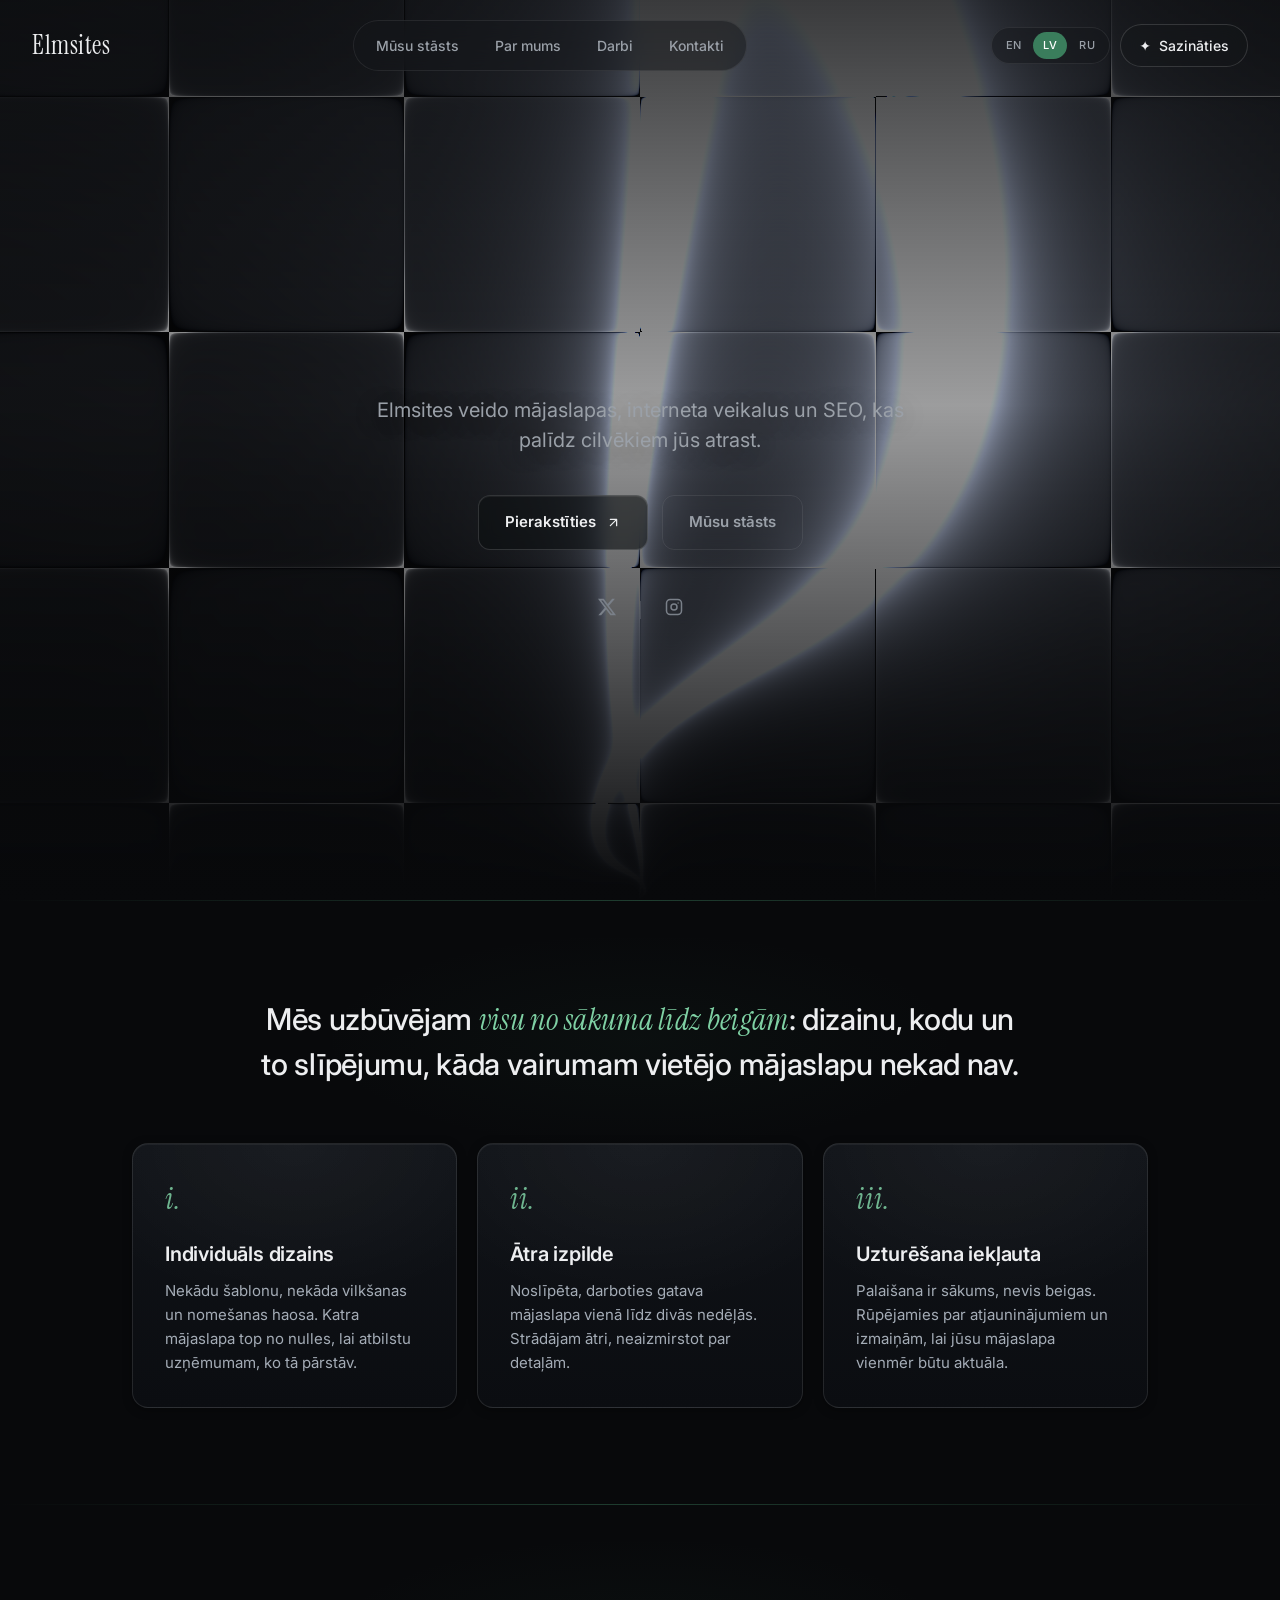
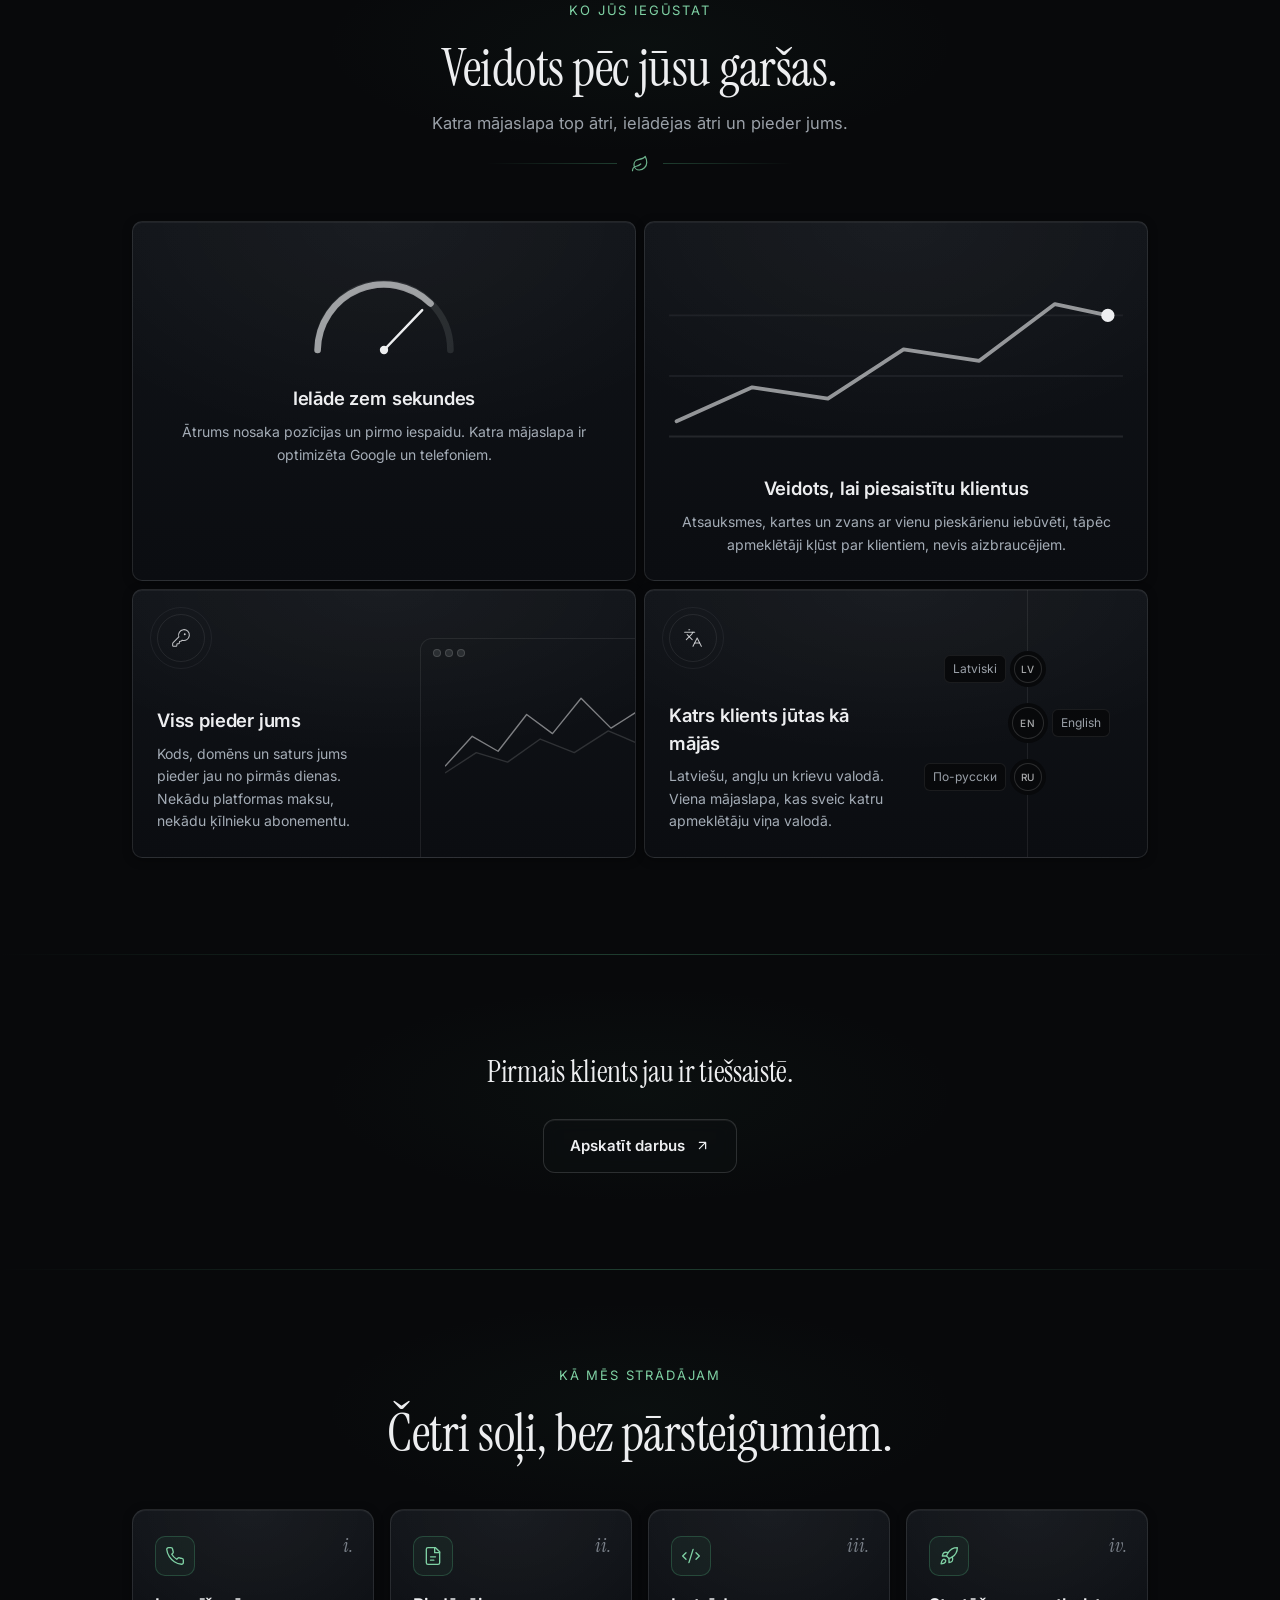
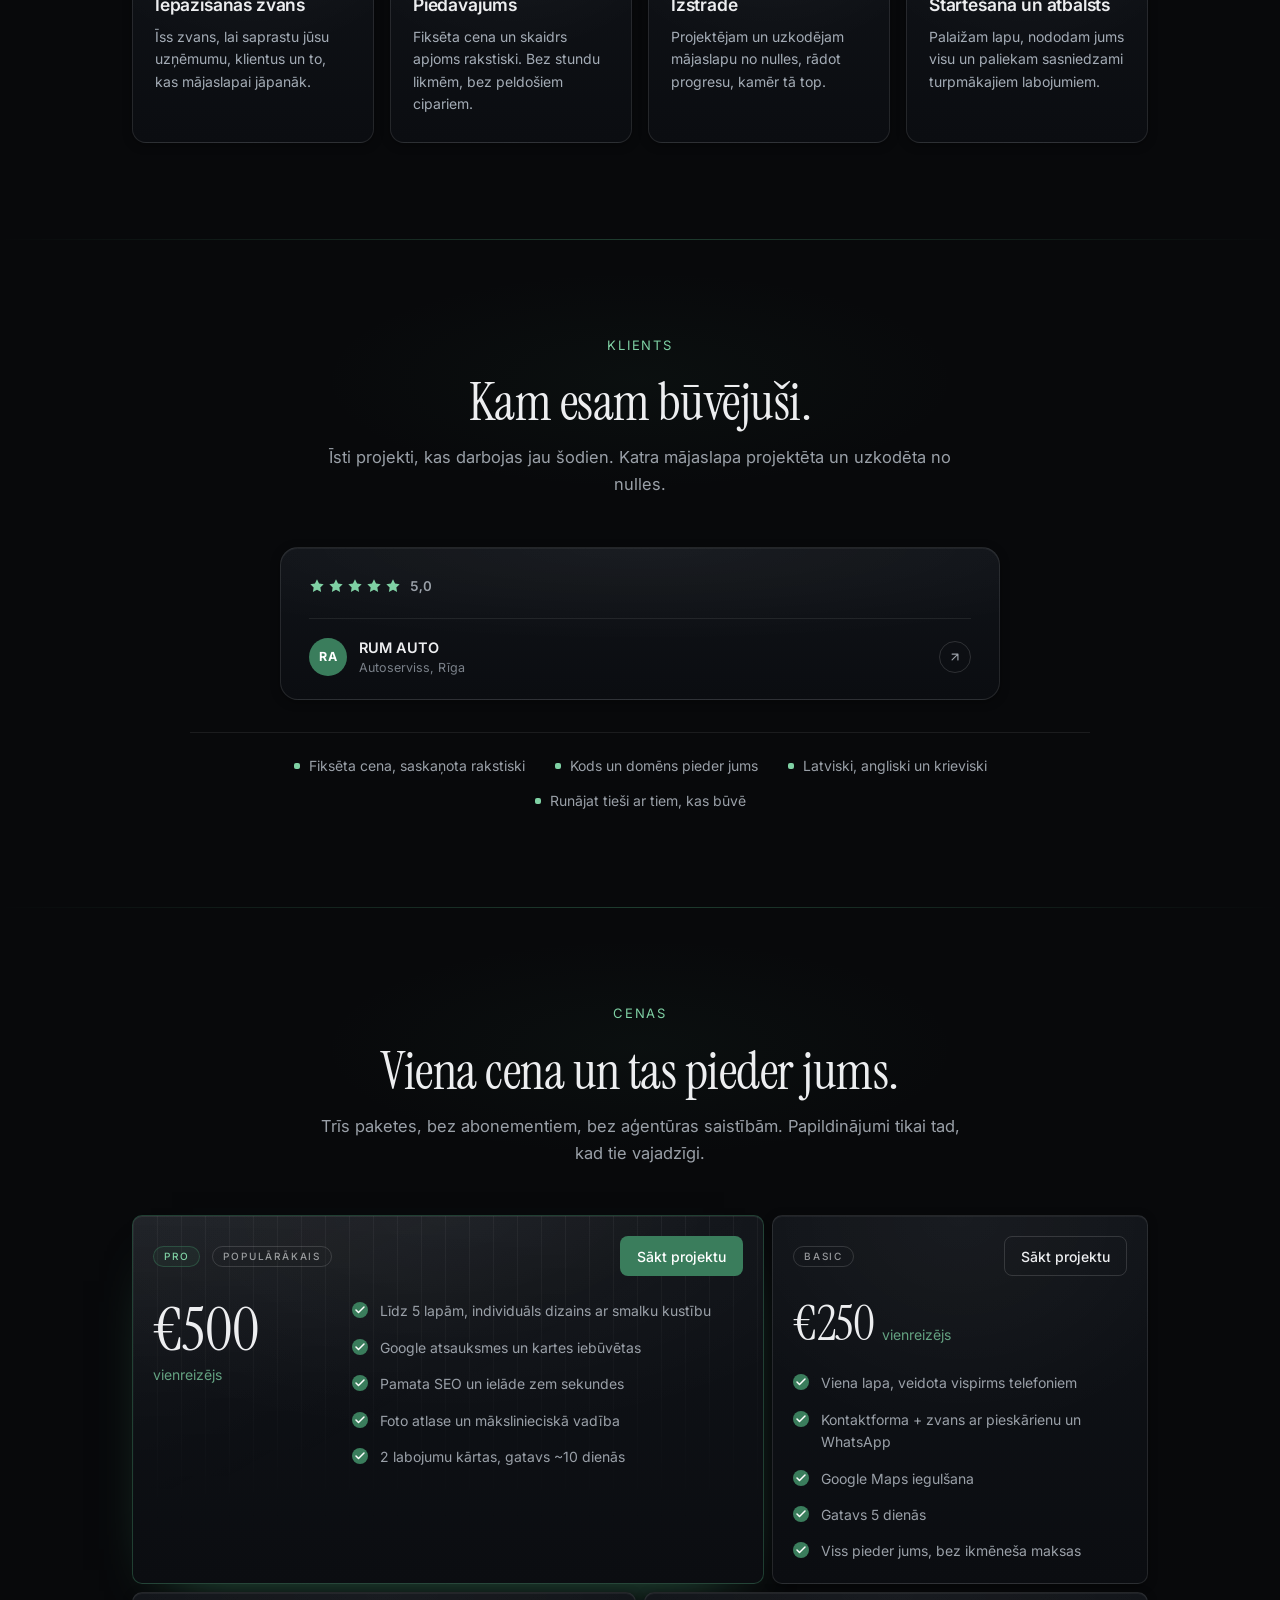
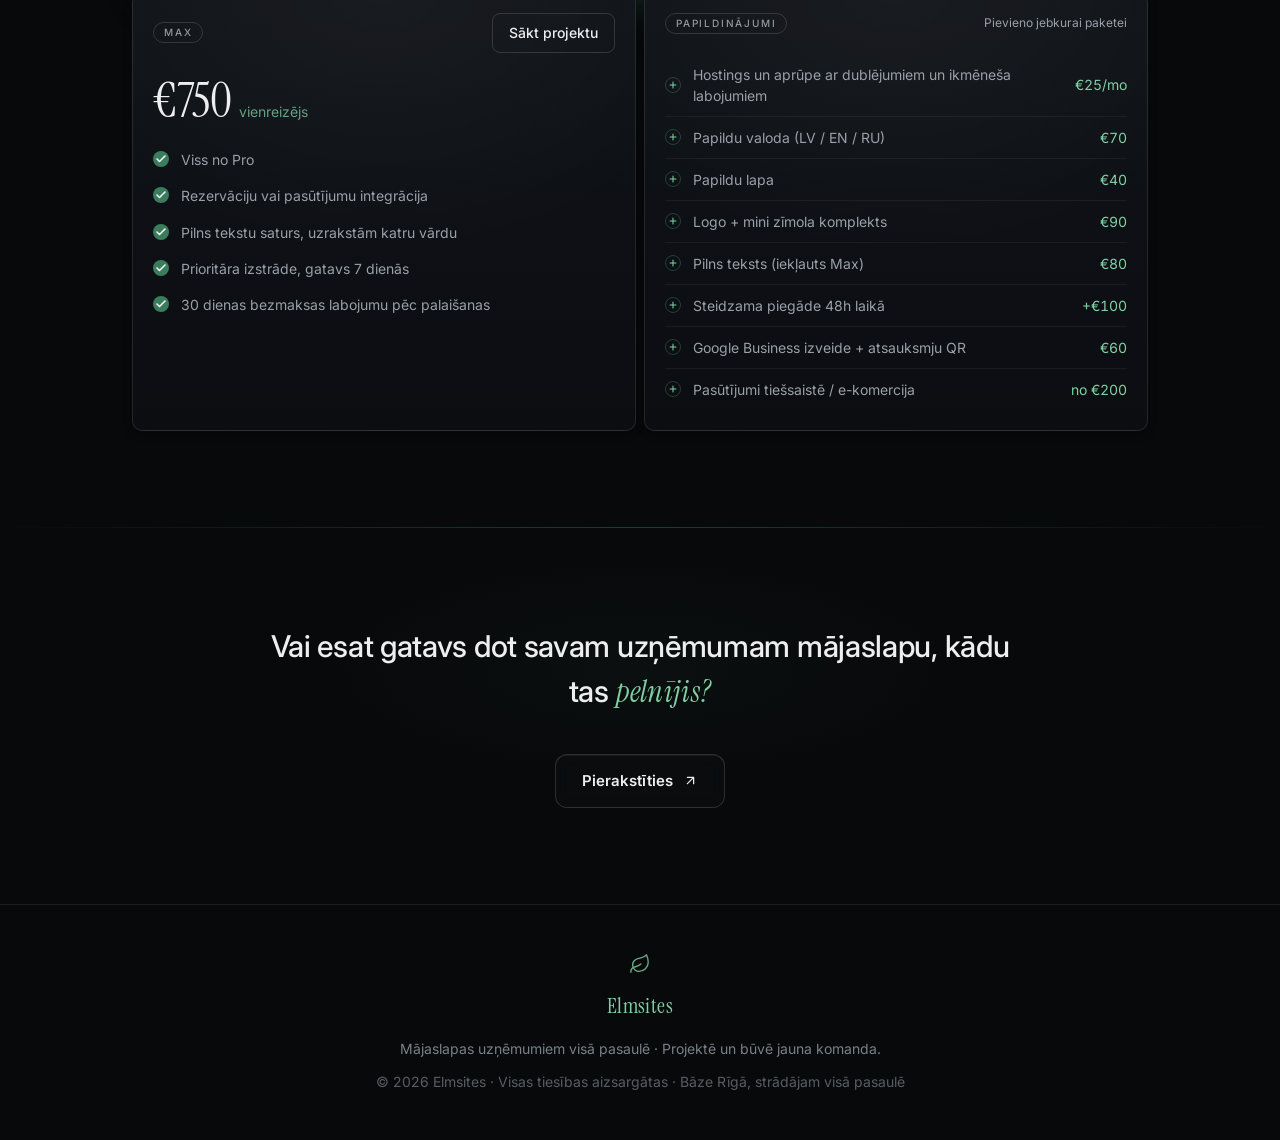
<file: index.html>
<!DOCTYPE html>
<html lang="lv">
<head>
<meta charset="UTF-8" />
<meta name="viewport" content="width=device-width, initial-scale=1.0" />
<title>Elmsites · Mājaslapu izstrāde Rīgā</title>
<meta name="description" content="Veidojam ātras, mūsdienīgas mājaslapas, interneta veikalus un SEO risinājumus uzņēmumiem Rīgā un ārpus tās. Runājat tieši ar komandu, kas būvē jūsu lapu." />
<link rel="canonical" href="https://elmsites.com/" />
<meta property="og:title" content="Elmsites · Mājaslapu izstrāde Rīgā" />
<meta property="og:description" content="Ātras, mūsdienīgas mājaslapas, interneta veikali un SEO. Strādājam kopā, no idejas līdz startam." />
<meta property="og:url" content="https://elmsites.com/" />
<meta property="og:type" content="website" />
<meta name="twitter:card" content="summary_large_image" />
<link rel="preconnect" href="https://fonts.googleapis.com" />
<link rel="preconnect" href="https://fonts.gstatic.com" crossorigin />
<link href="https://fonts.googleapis.com/css2?family=Inter:wght@400;500;600;700&family=Instrument+Serif:ital@0;1&display=swap" rel="stylesheet" />
<link rel="stylesheet" href="css/style.css" />
<script type="application/ld+json">
{
  "@context": "https://schema.org",
  "@type": "ProfessionalService",
  "name": "Elmsites",
  "url": "https://elmsites.com",
  "email": "birznieks@elmsites.com",
  "areaServed": ["Riga, Latvia", "Indianapolis, Indiana, USA"],
  "sameAs": [
    "https://instagram.com/elmsites",
    "https://x.com/elmsites"
  ],
  "makesOffer": [
    {"@type": "Offer", "itemOffered": {"@type": "Service", "name": "Website design and development"}},
    {"@type": "Offer", "itemOffered": {"@type": "Service", "name": "Online store development"}},
    {"@type": "Offer", "itemOffered": {"@type": "Service", "name": "SEO optimization"}}
  ]
}
</script>
</head>
<body>
  <a class="skip-link" href="#main">Skip to content</a>

  <nav class="nav" aria-label="Primary">
    <a href="/" class="logo">Elmsites</a>
    <div class="nav-pill">
      <a href="/our-story" data-i18n="nav.story">Our Story</a>
      <a href="/about" data-i18n="nav.about">About</a>
      <a href="/darbi" data-i18n="nav.work">Work</a>
      <a href="/contact" data-i18n="nav.contact">Contact</a>
    </div>
    <div class="nav-right">
      <div class="lang-dock" role="navigation" aria-label="Language">
        <a href="#" data-locale="en">EN</a>
        <a href="#" data-locale="lv" aria-current="true">LV</a>
        <a href="#" data-locale="ru">RU</a>
      </div>
      <a href="/contact" class="nav-cta" aria-label="Contact Us"><span aria-hidden="true">✦</span><span class="cta-label" data-i18n="nav.cta"> Contact Us</span></a>
    </div>
  </nav>

  <main id="main">
    <section class="hero">
      <canvas id="shader" role="img" aria-label="Abstract animated dark gradient background"></canvas>
      <div class="overlay"></div>
      <div class="content">
        <h1 class="hero-rotate">
          <span class="sr-only" data-i18n="hero.sr">Elmsites builds websites, online shops, and SEO optimisation.</span>
          <span class="rotate-grid" aria-hidden="true">
            <span class="rotate-word" data-i18n="hero.rot1" style="animation-delay:0s">Websites</span>
            <span class="rotate-word" data-i18n="hero.rot2" style="animation-delay:2.4s">Online shops</span>
            <span class="rotate-word" data-i18n="hero.rot3" style="animation-delay:4.8s">SEO optimisation</span>
          </span>
        </h1>
        <p class="sub" data-i18n="home.hero.sub">Elmsites builds websites, online shops, and the SEO that helps people find them.</p>
        <div class="hero-cta">
          <a href="/signup" class="btn"><span data-i18n="btn.demo">Sign up</span>
            <svg class="arr" width="15" height="15" viewBox="0 0 24 24" fill="none" stroke="currentColor" stroke-width="2" stroke-linecap="round" stroke-linejoin="round" aria-hidden="true" focusable="false"><path d="M7 17 17 7M7 7h10v10"/></svg>
          </a>
          <a href="/our-story" class="btn btn-ghost" data-i18n="btn.ourstory">Our story</a>
        </div>
        <div class="socials">
          <a href="https://x.com/elmsites" aria-label="Elmsites on X (Twitter)" target="_blank" rel="noopener noreferrer">
            <svg width="18" height="18" viewBox="0 0 24 24" fill="currentColor" aria-hidden="true" focusable="false"><path d="M18.9 1.15h3.68l-8.04 9.19L24 22.85h-7.4l-5.8-7.58-6.63 7.58H.49l8.6-9.83L0 1.15h7.59l5.24 6.93zM17.6 20.64h2.04L6.49 3.24H4.3z"/></svg>
          </a>
          <div class="divider" aria-hidden="true"></div>
          <a href="https://www.instagram.com/elmsites/" aria-label="Elmsites on Instagram" target="_blank" rel="noopener noreferrer">
            <svg width="18" height="18" viewBox="0 0 24 24" fill="none" stroke="currentColor" stroke-width="2" aria-hidden="true" focusable="false"><rect x="2" y="2" width="20" height="20" rx="5"/><circle cx="12" cy="12" r="4"/><circle cx="17.5" cy="6.5" r="1" fill="currentColor" stroke="none"/></svg>
          </a>
        </div>
      </div>
    </section>

    <section class="block">
      <div class="wrap">
        <p class="lead" data-i18n="home.feat.lead">We build <span class="kw">the whole thing</span>: design, code, and the polish most local sites never get.</p>
        <div class="grid">
          <div class="card"><div class="n" aria-hidden="true">i.</div><h2 data-i18n="home.card1.h">Custom design</h2><p data-i18n="home.card1.p">No templates, no drag-and-drop clutter. Every site is designed from scratch to fit the business it represents.</p></div>
          <div class="card"><div class="n" aria-hidden="true">ii.</div><h2 data-i18n="home.card2.h">Fast turnaround</h2><p data-i18n="home.card2.p">A polished, live site in one to two weeks. We move quickly without cutting corners on the details.</p></div>
          <div class="card"><div class="n" aria-hidden="true">iii.</div><h2 data-i18n="home.card3.h">Upkeep included</h2><p data-i18n="home.card3.p">Launch is the start, not the end. We handle updates and changes so your site stays current.</p></div>
        </div>
      </div>
    </section>

    <section class="block" id="what-you-get">
      <div class="wrap">
        <div class="features-head">
          <div class="label" data-i18n="home.wyg.label">What you get</div>
          <h2 data-i18n="home.wyg.h">Built like it's our own.</h2>
          <p data-i18n="home.wyg.sub">Every site ships fast, loads fast, and belongs to you.</p>
        <div class="leaf-divider" aria-hidden="true">
          <svg width="18" height="18" viewBox="0 0 24 24" fill="none" stroke="currentColor" stroke-width="1.6" stroke-linecap="round" stroke-linejoin="round"><path d="M11 20A7 7 0 0 1 9.8 6.1C15.5 5 17 4.48 19 2c1 2 2 4.18 2 8 0 5.5-4.78 10-10 10Z"/><path d="M2 21c0-3 1.85-5.36 5.08-6C9.5 14.52 12 13 13 12"/></svg>
        </div>
        </div>
        <div class="bento">

          <div class="bcard sm-3 lg-3">
            <div class="pad">
              <svg class="gauge" aria-hidden="true" viewBox="0 0 212 120" fill="none" xmlns="http://www.w3.org/2000/svg">
                <path d="M26 106 A 80 80 0 0 1 186 106" stroke="currentColor" stroke-width="8" stroke-linecap="round" class="ink-10"/>
                <path d="M26 106 A 80 80 0 0 1 162 50" stroke="currentColor" stroke-width="8" stroke-linecap="round" class="ink-60"/>
                <line x1="106" y1="106" x2="152" y2="58" stroke="currentColor" stroke-width="3" stroke-linecap="round" class="ink-100"/>
                <circle cx="106" cy="106" r="5" fill="currentColor" class="ink-100"/>
              </svg>
              <div class="center">
                <h3 data-i18n="home.wyg.speed.h">Sub-second loads</h3>
                <p data-i18n="home.wyg.speed.p">Speed decides rankings and first impressions. Every build ships optimized for Google and phones.</p>
              </div>
            </div>
          </div>

          <div class="bcard sm-3 lg-3">
            <div class="pad">
              <svg class="growth" aria-hidden="true" viewBox="0 0 240 96" fill="none" xmlns="http://www.w3.org/2000/svg">
                <line x1="0" y1="88" x2="240" y2="88" stroke="currentColor" class="ink-10"/>
                <line x1="0" y1="56" x2="240" y2="56" stroke="currentColor" class="ink-06"/>
                <line x1="0" y1="24" x2="240" y2="24" stroke="currentColor" class="ink-06"/>
                <polyline points="4,80 44,62 84,68 124,42 164,48 204,18 232,24" stroke="currentColor" stroke-width="2" stroke-linecap="round" stroke-linejoin="round" class="ink-60"/>
                <circle cx="232" cy="24" r="3.5" fill="currentColor" class="ink-100"/>
              </svg>
              <div class="center">
                <h3 data-i18n="home.wyg.cust.h">Made to bring customers</h3>
                <p data-i18n="home.wyg.cust.p">Reviews, maps and tap-to-call are built in, so visitors turn into bookings, not bounces.</p>
              </div>
            </div>
          </div>

          <div class="bcard bcard-split lg-3">
            <div class="pad">
              <div class="info">
                <div class="chip">
                  <svg width="20" height="20" viewBox="0 0 24 24" fill="none" stroke="currentColor" stroke-width="1.25" stroke-linecap="round" stroke-linejoin="round" class="ink-80" aria-hidden="true">
                    <path d="M2.586 17.414A2 2 0 0 0 2 18.828V21a1 1 0 0 0 1 1h3a1 1 0 0 0 1-1v-1a1 1 0 0 1 1-1h1a1 1 0 0 0 1-1v-1a1 1 0 0 1 1-1h.172a2 2 0 0 0 1.414-.586l.814-.814a6.5 6.5 0 1 0-4-4z"/>
                    <circle cx="16.5" cy="7.5" r=".5" fill="currentColor"/>
                  </svg>
                </div>
                <div>
                  <h3 data-i18n="home.wyg.own.h">You own everything</h3>
                  <p data-i18n="home.wyg.own.p">Code, domain and content are yours from day one. No platform fees, no hostage subscriptions.</p>
                </div>
              </div>
              <div class="browser">
                <div class="dots"><span></span><span></span><span></span></div>
                <svg aria-hidden="true" viewBox="0 0 366 160" fill="none" xmlns="http://www.w3.org/2000/svg">
                  <polyline points="0,140 40,96 78,118 120,64 158,92 200,40 244,84 288,56 330,90 366,68" stroke="currentColor" stroke-width="2" stroke-linejoin="round" class="ink-50"/>
                  <polyline points="0,150 46,120 92,134 140,100 190,120 240,88 292,110 340,92 366,100" stroke="currentColor" stroke-width="2" stroke-linejoin="round" class="ink-15"/>
                </svg>
              </div>
            </div>
          </div>

          <div class="bcard bcard-split lg-3">
            <div class="pad">
              <div class="info">
                <div class="chip">
                  <svg width="20" height="20" viewBox="0 0 24 24" fill="none" stroke="currentColor" stroke-width="1.25" stroke-linecap="round" stroke-linejoin="round" class="ink-80" aria-hidden="true">
                    <path d="m5 8 6 6"/><path d="m4 14 6-6 2-3"/><path d="M2 5h12"/><path d="M7 2h1"/><path d="m22 22-5-10-5 10"/><path d="M14 18h6"/>
                  </svg>
                </div>
                <div>
                  <h3 data-i18n="home.wyg.lang.h">Every customer feels at home</h3>
                  <p data-i18n="home.wyg.lang.p">Latvian, English and Russian. One site that greets each visitor in their own language.</p>
                </div>
              </div>
              <div class="langs">
                <div class="rows">
                  <div class="lang-row right"><span class="lang-tag">Latviski</span><span class="lang-dot">LV</span></div>
                  <div class="lang-row left"><span class="lang-dot lg">EN</span><span class="lang-tag">English</span></div>
                  <div class="lang-row right"><span class="lang-tag">По-русски</span><span class="lang-dot">RU</span></div>
                </div>
              </div>
            </div>
          </div>

        </div>
      </div>
    </section>

    <!-- ============ WORK TEASER ============
         Small on purpose - the portfolio itself lives on darbi.html. -->
    <section class="block work-teaser"><div class="wrap">
      <p class="teaser-line" data-i18n="teaser.line">Our first client is already online.</p>
      <a href="/darbi" class="btn">
        <span data-i18n="teaser.cta">See the work</span>
        <svg class="arr" width="15" height="15" viewBox="0 0 24 24" fill="none" stroke="currentColor" stroke-width="2" stroke-linecap="round" stroke-linejoin="round" aria-hidden="true" focusable="false"><path d="M7 17 17 7M7 7h10v10"/></svg>
      </a>
    </div></section>

    <!-- ============ PROCESS STRIP ============ -->
    <section class="block" id="process">
      <div class="wrap">
        <div class="features-head">
          <div class="label" data-i18n="process.label">How we work</div>
          <h2 data-i18n="process.h">Four steps, no surprises.</h2>
        </div>
        <div class="process">
          <div class="pstep">
            <div class="pico" aria-hidden="true"><svg width="20" height="20" viewBox="0 0 24 24" fill="none" stroke="currentColor" stroke-width="1.6" stroke-linecap="round" stroke-linejoin="round"><path d="M22 16.92v3a2 2 0 0 1-2.18 2 19.79 19.79 0 0 1-8.63-3.07 19.5 19.5 0 0 1-6-6 19.79 19.79 0 0 1-3.07-8.67A2 2 0 0 1 4.11 2h3a2 2 0 0 1 2 1.72c.127.96.361 1.903.7 2.81a2 2 0 0 1-.45 2.11L8.09 9.91a16 16 0 0 0 6 6l1.27-1.27a2 2 0 0 1 2.11-.45c.907.339 1.85.573 2.81.7A2 2 0 0 1 22 16.92z"/></svg></div>
            <span class="pnum" aria-hidden="true">i.</span>
            <h3 data-i18n="process.s1.h">Intro call</h3>
            <p data-i18n="process.s1.p">A short call to understand your business, your customers and what the site has to do.</p>
          </div>
          <div class="pstep">
            <div class="pico" aria-hidden="true"><svg width="20" height="20" viewBox="0 0 24 24" fill="none" stroke="currentColor" stroke-width="1.6" stroke-linecap="round" stroke-linejoin="round"><path d="M15 2H6a2 2 0 0 0-2 2v16a2 2 0 0 0 2 2h12a2 2 0 0 0 2-2V7Z"/><path d="M14 2v6h6"/><path d="M9 13h6"/><path d="M9 17h4"/></svg></div>
            <span class="pnum" aria-hidden="true">ii.</span>
            <h3 data-i18n="process.s2.h">Proposal</h3>
            <p data-i18n="process.s2.p">A fixed price and a clear scope in writing. No hourly billing, no moving numbers.</p>
          </div>
          <div class="pstep">
            <div class="pico" aria-hidden="true"><svg width="20" height="20" viewBox="0 0 24 24" fill="none" stroke="currentColor" stroke-width="1.6" stroke-linecap="round" stroke-linejoin="round"><path d="m18 16 4-4-4-4"/><path d="m6 8-4 4 4 4"/><path d="m14.5 4-5 16"/></svg></div>
            <span class="pnum" aria-hidden="true">iii.</span>
            <h3 data-i18n="process.s3.h">Build</h3>
            <p data-i18n="process.s3.p">We design and code the site from scratch and show you progress as it comes together.</p>
          </div>
          <div class="pstep">
            <div class="pico" aria-hidden="true"><svg width="20" height="20" viewBox="0 0 24 24" fill="none" stroke="currentColor" stroke-width="1.6" stroke-linecap="round" stroke-linejoin="round"><path d="M4.5 16.5c-1.5 1.26-2 5-2 5s3.74-.5 5-2c.71-.84.7-2.13-.09-2.91a2.18 2.18 0 0 0-2.91 0z"/><path d="m12 15-3-3a22 22 0 0 1 2-3.95A12.88 12.88 0 0 1 22 2c0 2.72-.78 7.5-6 11a22.35 22.35 0 0 1-4 2z"/><path d="M9 12H4s.55-3.03 2-4c1.62-1.08 5 0 5 0"/><path d="M12 15v5s3.03-.55 4-2c1.08-1.62 0-5 0-5"/></svg></div>
            <span class="pnum" aria-hidden="true">iv.</span>
            <h3 data-i18n="process.s4.h">Launch and support</h3>
            <p data-i18n="process.s4.p">We put it live, hand over everything, and stay reachable for updates afterwards.</p>
          </div>
        </div>
      </div>
    </section>

    <!-- ============ CLIENTS ============
         Built to hold several testimonials. ADD A CLIENT by copying one
         <figure class="tcard"> block below and filling in real details.
         Never add a client or a quote that did not actually happen. -->
    <section class="block" id="clients">
      <div class="wrap">
        <div class="features-head">
          <div class="label" data-i18n="clients.label">Client</div>
          <h2 data-i18n="clients.h">Who we've built for.</h2>
          <p data-i18n="clients.sub">Real projects, live today. Every site below was designed and coded from scratch.</p>
        </div>

        <div class="tgrid">

          <figure class="tcard">
            <div class="tcard-top">
              <span class="tstars" role="img" aria-label="5 / 5"><svg width="16" height="16" viewBox="0 0 24 24" fill="currentColor" aria-hidden="true"><path d="m12 2 3.09 6.26L22 9.27l-5 4.87 1.18 6.88L12 17.77l-6.18 3.25L7 14.14 2 9.27l6.91-1.01L12 2Z"/></svg><svg width="16" height="16" viewBox="0 0 24 24" fill="currentColor" aria-hidden="true"><path d="m12 2 3.09 6.26L22 9.27l-5 4.87 1.18 6.88L12 17.77l-6.18 3.25L7 14.14 2 9.27l6.91-1.01L12 2Z"/></svg><svg width="16" height="16" viewBox="0 0 24 24" fill="currentColor" aria-hidden="true"><path d="m12 2 3.09 6.26L22 9.27l-5 4.87 1.18 6.88L12 17.77l-6.18 3.25L7 14.14 2 9.27l6.91-1.01L12 2Z"/></svg><svg width="16" height="16" viewBox="0 0 24 24" fill="currentColor" aria-hidden="true"><path d="m12 2 3.09 6.26L22 9.27l-5 4.87 1.18 6.88L12 17.77l-6.18 3.25L7 14.14 2 9.27l6.91-1.01L12 2Z"/></svg><svg width="16" height="16" viewBox="0 0 24 24" fill="currentColor" aria-hidden="true"><path d="m12 2 3.09 6.26L22 9.27l-5 4.87 1.18 6.88L12 17.77l-6.18 3.25L7 14.14 2 9.27l6.91-1.01L12 2Z"/></svg></span>
              <span class="tscore">5,0</span>
            </div>
            <figcaption class="twho">
              <span class="tavatar" aria-hidden="true">RA</span>
              <span class="tid">
                <span class="tname">RUM AUTO</span>
                <span class="trole" data-i18n="clients.c1.role">Car service, Riga</span>
              </span>
              <a class="tlink" href="https://rumauto.com" target="_blank" rel="noopener noreferrer" aria-label="rumauto.com">
                <svg width="14" height="14" viewBox="0 0 24 24" fill="none" stroke="currentColor" stroke-width="2" stroke-linecap="round" stroke-linejoin="round" aria-hidden="true"><path d="M7 17 17 7M7 7h10v10"/></svg>
              </a>
            </figcaption>
          </figure>

          <!-- ==== NEXT CLIENT: copy the block above, replace the details ====
          <figure class="tcard">
            <div class="tcard-top">
              <span class="tstars" role="img" aria-label="5 / 5"><svg width="16" height="16" viewBox="0 0 24 24" fill="currentColor" aria-hidden="true"><path d="m12 2 3.09 6.26L22 9.27l-5 4.87 1.18 6.88L12 17.77l-6.18 3.25L7 14.14 2 9.27l6.91-1.01L12 2Z"/></svg><svg width="16" height="16" viewBox="0 0 24 24" fill="currentColor" aria-hidden="true"><path d="m12 2 3.09 6.26L22 9.27l-5 4.87 1.18 6.88L12 17.77l-6.18 3.25L7 14.14 2 9.27l6.91-1.01L12 2Z"/></svg><svg width="16" height="16" viewBox="0 0 24 24" fill="currentColor" aria-hidden="true"><path d="m12 2 3.09 6.26L22 9.27l-5 4.87 1.18 6.88L12 17.77l-6.18 3.25L7 14.14 2 9.27l6.91-1.01L12 2Z"/></svg><svg width="16" height="16" viewBox="0 0 24 24" fill="currentColor" aria-hidden="true"><path d="m12 2 3.09 6.26L22 9.27l-5 4.87 1.18 6.88L12 17.77l-6.18 3.25L7 14.14 2 9.27l6.91-1.01L12 2Z"/></svg><svg width="16" height="16" viewBox="0 0 24 24" fill="currentColor" aria-hidden="true"><path d="m12 2 3.09 6.26L22 9.27l-5 4.87 1.18 6.88L12 17.77l-6.18 3.25L7 14.14 2 9.27l6.91-1.01L12 2Z"/></svg></span>
              <span class="tscore">5,0</span>
            </div>
            <blockquote class="tquote">Their actual words.</blockquote>
            <figcaption class="twho">
              <span class="tavatar" aria-hidden="true">XX</span>
              <span class="tid">
                <span class="tname">Client name</span>
                <span class="trole">What they do, city</span>
              </span>
              <a class="tlink" href="https://theirsite.com" target="_blank" rel="noopener noreferrer" aria-label="theirsite.com">
                <svg width="14" height="14" viewBox="0 0 24 24" fill="none" stroke="currentColor" stroke-width="2" stroke-linecap="round" stroke-linejoin="round" aria-hidden="true"><path d="M7 17 17 7M7 7h10v10"/></svg>
              </a>
            </figcaption>
          </figure>
          ==== -->

        </div>

        <ul class="tfacts">
          <li data-i18n="clients.t1">Fixed price agreed in writing</li>
          <li data-i18n="clients.t2">Code and domain belong to you</li>
          <li data-i18n="clients.t3">Latvian, English and Russian</li>
          <li data-i18n="clients.t4">You talk straight to the builders</li>
        </ul>
      </div>
    </section>

    <section class="block" id="pricing">
      <div class="wrap">
        <div class="features-head">
          <div class="label" data-i18n="home.pricing.label">Pricing</div>
          <h2 data-i18n="home.pricing.h">One price. You own it.</h2>
          <p data-i18n="home.pricing.sub">Three packages, no subscriptions, no agency lock-in. Add extras only when you need them.</p>
        </div>
        <div class="pricing-grid">

          <div class="bcard pcard-featured md-2 lg-5">
            <div class="texture" aria-hidden="true"></div>
            <div class="pcard-head">
              <span class="pill em">Pro</span>
              <span class="pill" data-i18n="pill.popular">Most popular</span>
              <a href="/contact" class="start-btn solid right" data-i18n="btn.start">Start project</a>
            </div>
            <div class="pcard-body">
              <div class="price-col">
                <span class="price xl">€500</span>
                <span class="price-suffix" data-i18n="price.suffix">one-time</span>
              </div>
              <div class="feat-col">
                <ul class="feat-list">
                  <li><span class="feat-check"><svg width="12" height="12" viewBox="0 0 24 24" fill="none" stroke="currentColor" stroke-width="3" stroke-linecap="round" stroke-linejoin="round" aria-hidden="true"><path d="M20 6 9 17l-5-5"/></svg></span><span data-i18n="pro.f1">Up to 5 pages, custom design with subtle motion</span></li>
                  <li><span class="feat-check"><svg width="12" height="12" viewBox="0 0 24 24" fill="none" stroke="currentColor" stroke-width="3" stroke-linecap="round" stroke-linejoin="round" aria-hidden="true"><path d="M20 6 9 17l-5-5"/></svg></span><span data-i18n="pro.f2">Google reviews + maps built in</span></li>
                  <li><span class="feat-check"><svg width="12" height="12" viewBox="0 0 24 24" fill="none" stroke="currentColor" stroke-width="3" stroke-linecap="round" stroke-linejoin="round" aria-hidden="true"><path d="M20 6 9 17l-5-5"/></svg></span><span data-i18n="pro.f3">Basic SEO + sub-second load times</span></li>
                  <li><span class="feat-check"><svg width="12" height="12" viewBox="0 0 24 24" fill="none" stroke="currentColor" stroke-width="3" stroke-linecap="round" stroke-linejoin="round" aria-hidden="true"><path d="M20 6 9 17l-5-5"/></svg></span><span data-i18n="pro.f4">Photo curation &amp; art direction</span></li>
                  <li><span class="feat-check"><svg width="12" height="12" viewBox="0 0 24 24" fill="none" stroke="currentColor" stroke-width="3" stroke-linecap="round" stroke-linejoin="round" aria-hidden="true"><path d="M20 6 9 17l-5-5"/></svg></span><span data-i18n="pro.f5">2 revision rounds, live in ~10 days</span></li>
                </ul>
              </div>
            </div>
          </div>

          <div class="bcard lg-3">
            <div class="pcard-head">
              <span class="pill">Basic</span>
              <a href="/contact" class="start-btn right" data-i18n="btn.start">Start project</a>
            </div>
            <div class="price-row">
              <span class="price">€250</span>
              <span class="price-suffix" data-i18n="price.suffix">one-time</span>
            </div>
            <div class="pcard-feats">
              <ul class="feat-list">
                <li><span class="feat-check"><svg width="12" height="12" viewBox="0 0 24 24" fill="none" stroke="currentColor" stroke-width="3" stroke-linecap="round" stroke-linejoin="round" aria-hidden="true"><path d="M20 6 9 17l-5-5"/></svg></span><span data-i18n="basic.f1">One page, designed for phones first</span></li>
                <li><span class="feat-check"><svg width="12" height="12" viewBox="0 0 24 24" fill="none" stroke="currentColor" stroke-width="3" stroke-linecap="round" stroke-linejoin="round" aria-hidden="true"><path d="M20 6 9 17l-5-5"/></svg></span><span data-i18n="basic.f2">Contact form + tap-to-call &amp; WhatsApp</span></li>
                <li><span class="feat-check"><svg width="12" height="12" viewBox="0 0 24 24" fill="none" stroke="currentColor" stroke-width="3" stroke-linecap="round" stroke-linejoin="round" aria-hidden="true"><path d="M20 6 9 17l-5-5"/></svg></span><span data-i18n="basic.f3">Google Maps embed</span></li>
                <li><span class="feat-check"><svg width="12" height="12" viewBox="0 0 24 24" fill="none" stroke="currentColor" stroke-width="3" stroke-linecap="round" stroke-linejoin="round" aria-hidden="true"><path d="M20 6 9 17l-5-5"/></svg></span><span data-i18n="basic.f4">Live in 5 days</span></li>
                <li><span class="feat-check"><svg width="12" height="12" viewBox="0 0 24 24" fill="none" stroke="currentColor" stroke-width="3" stroke-linecap="round" stroke-linejoin="round" aria-hidden="true"><path d="M20 6 9 17l-5-5"/></svg></span><span data-i18n="basic.f5">You own everything, no monthly fees</span></li>
              </ul>
            </div>
          </div>

          <div class="bcard lg-4">
            <div class="pcard-head">
              <span class="pill">Max</span>
              <a href="/contact" class="start-btn right" data-i18n="btn.start">Start project</a>
            </div>
            <div class="price-row">
              <span class="price">€750</span>
              <span class="price-suffix" data-i18n="price.suffix">one-time</span>
            </div>
            <div class="pcard-feats">
              <ul class="feat-list">
                <li><span class="feat-check"><svg width="12" height="12" viewBox="0 0 24 24" fill="none" stroke="currentColor" stroke-width="3" stroke-linecap="round" stroke-linejoin="round" aria-hidden="true"><path d="M20 6 9 17l-5-5"/></svg></span><span data-i18n="max.f1">Everything in Pro</span></li>
                <li><span class="feat-check"><svg width="12" height="12" viewBox="0 0 24 24" fill="none" stroke="currentColor" stroke-width="3" stroke-linecap="round" stroke-linejoin="round" aria-hidden="true"><path d="M20 6 9 17l-5-5"/></svg></span><span data-i18n="max.f2">Booking or online ordering integration</span></li>
                <li><span class="feat-check"><svg width="12" height="12" viewBox="0 0 24 24" fill="none" stroke="currentColor" stroke-width="3" stroke-linecap="round" stroke-linejoin="round" aria-hidden="true"><path d="M20 6 9 17l-5-5"/></svg></span><span data-i18n="max.f3">Full copywriting, we write every word</span></li>
                <li><span class="feat-check"><svg width="12" height="12" viewBox="0 0 24 24" fill="none" stroke="currentColor" stroke-width="3" stroke-linecap="round" stroke-linejoin="round" aria-hidden="true"><path d="M20 6 9 17l-5-5"/></svg></span><span data-i18n="max.f4">Priority build, live in 7 days</span></li>
                <li><span class="feat-check"><svg width="12" height="12" viewBox="0 0 24 24" fill="none" stroke="currentColor" stroke-width="3" stroke-linecap="round" stroke-linejoin="round" aria-hidden="true"><path d="M20 6 9 17l-5-5"/></svg></span><span data-i18n="max.f5">30 days of free tweaks after launch</span></li>
              </ul>
            </div>
          </div>

          <div class="bcard md-2 lg-4">
            <div class="pcard-head">
              <span class="pill" data-i18n="pill.addons">Add-ons</span>
              <span class="note" data-i18n="addons.note">Add to any package</span>
            </div>
            <ul class="addon-list">
              <li><span class="addon-name"><span class="addon-plus"><svg width="10" height="10" viewBox="0 0 24 24" fill="none" stroke="currentColor" stroke-width="2.5" stroke-linecap="round" aria-hidden="true"><path d="M5 12h14"/><path d="M12 5v14"/></svg></span><span data-i18n="addon.1">Hosting &amp; care with backups and monthly edits</span></span><span class="addon-price">€25/mo</span></li>
              <li><span class="addon-name"><span class="addon-plus"><svg width="10" height="10" viewBox="0 0 24 24" fill="none" stroke="currentColor" stroke-width="2.5" stroke-linecap="round" aria-hidden="true"><path d="M5 12h14"/><path d="M12 5v14"/></svg></span><span data-i18n="addon.2">Extra language (LV / EN / RU)</span></span><span class="addon-price">€70</span></li>
              <li><span class="addon-name"><span class="addon-plus"><svg width="10" height="10" viewBox="0 0 24 24" fill="none" stroke="currentColor" stroke-width="2.5" stroke-linecap="round" aria-hidden="true"><path d="M5 12h14"/><path d="M12 5v14"/></svg></span><span data-i18n="addon.3">Extra page</span></span><span class="addon-price">€40</span></li>
              <li><span class="addon-name"><span class="addon-plus"><svg width="10" height="10" viewBox="0 0 24 24" fill="none" stroke="currentColor" stroke-width="2.5" stroke-linecap="round" aria-hidden="true"><path d="M5 12h14"/><path d="M12 5v14"/></svg></span><span data-i18n="addon.4">Logo + mini brand kit</span></span><span class="addon-price">€90</span></li>
              <li><span class="addon-name"><span class="addon-plus"><svg width="10" height="10" viewBox="0 0 24 24" fill="none" stroke="currentColor" stroke-width="2.5" stroke-linecap="round" aria-hidden="true"><path d="M5 12h14"/><path d="M12 5v14"/></svg></span><span data-i18n="addon.5">Full copywriting (included in Max)</span></span><span class="addon-price">€80</span></li>
              <li><span class="addon-name"><span class="addon-plus"><svg width="10" height="10" viewBox="0 0 24 24" fill="none" stroke="currentColor" stroke-width="2.5" stroke-linecap="round" aria-hidden="true"><path d="M5 12h14"/><path d="M12 5v14"/></svg></span><span data-i18n="addon.6">Rush delivery within 48h</span></span><span class="addon-price">+€100</span></li>
              <li><span class="addon-name"><span class="addon-plus"><svg width="10" height="10" viewBox="0 0 24 24" fill="none" stroke="currentColor" stroke-width="2.5" stroke-linecap="round" aria-hidden="true"><path d="M5 12h14"/><path d="M12 5v14"/></svg></span><span data-i18n="addon.7">Google Business setup + review QR</span></span><span class="addon-price">€60</span></li>
              <li><span class="addon-name"><span class="addon-plus"><svg width="10" height="10" viewBox="0 0 24 24" fill="none" stroke="currentColor" stroke-width="2.5" stroke-linecap="round" aria-hidden="true"><path d="M5 12h14"/><path d="M12 5v14"/></svg></span><span data-i18n="addon.8">Online ordering / e-commerce</span></span><span class="addon-price" data-i18n="addon.8.price">from €200</span></li>
            </ul>
          </div>

        </div>
      </div>
    </section>

    <section class="block">
      <div class="wrap">
        <p class="lead" data-i18n="home.cta.lead">Ready to give your business the site it <span class="kw">deserves?</span></p>
        <div style="text-align:center;margin-top:40px;">
          <a href="/signup" class="btn"><span data-i18n="btn.demo">Sign up</span>
            <svg class="arr" width="15" height="15" viewBox="0 0 24 24" fill="none" stroke="currentColor" stroke-width="2" stroke-linecap="round" stroke-linejoin="round" aria-hidden="true" focusable="false"><path d="M7 17 17 7M7 7h10v10"/></svg>
          </a>
        </div>
      </div>
    </section>
  </main>

  <footer>
    <div class="leaf-mark" aria-hidden="true">
      <svg width="22" height="22" viewBox="0 0 24 24" fill="none" stroke="currentColor" stroke-width="1.5" stroke-linecap="round" stroke-linejoin="round"><path d="M11 20A7 7 0 0 1 9.8 6.1C15.5 5 17 4.48 19 2c1 2 2 4.18 2 8 0 5.5-4.78 10-10 10Z"/><path d="M2 21c0-3 1.85-5.36 5.08-6C9.5 14.52 12 13 13 12"/></svg>
    </div>
    <div class="logo">Elmsites</div>
    <div data-i18n="footer.tagline">Websites for businesses everywhere · Designed and built by a young team.</div>
    <div style="margin-top:12px;opacity:.7;" data-i18n="footer.copy">© 2026 Elmsites · All rights reserved · Based in Riga, working worldwide</div>
  </footer>

  <script src="js/i18n.js" defer></script>
  <script src="js/shader.js" defer></script>
</body>
</html>
</file>
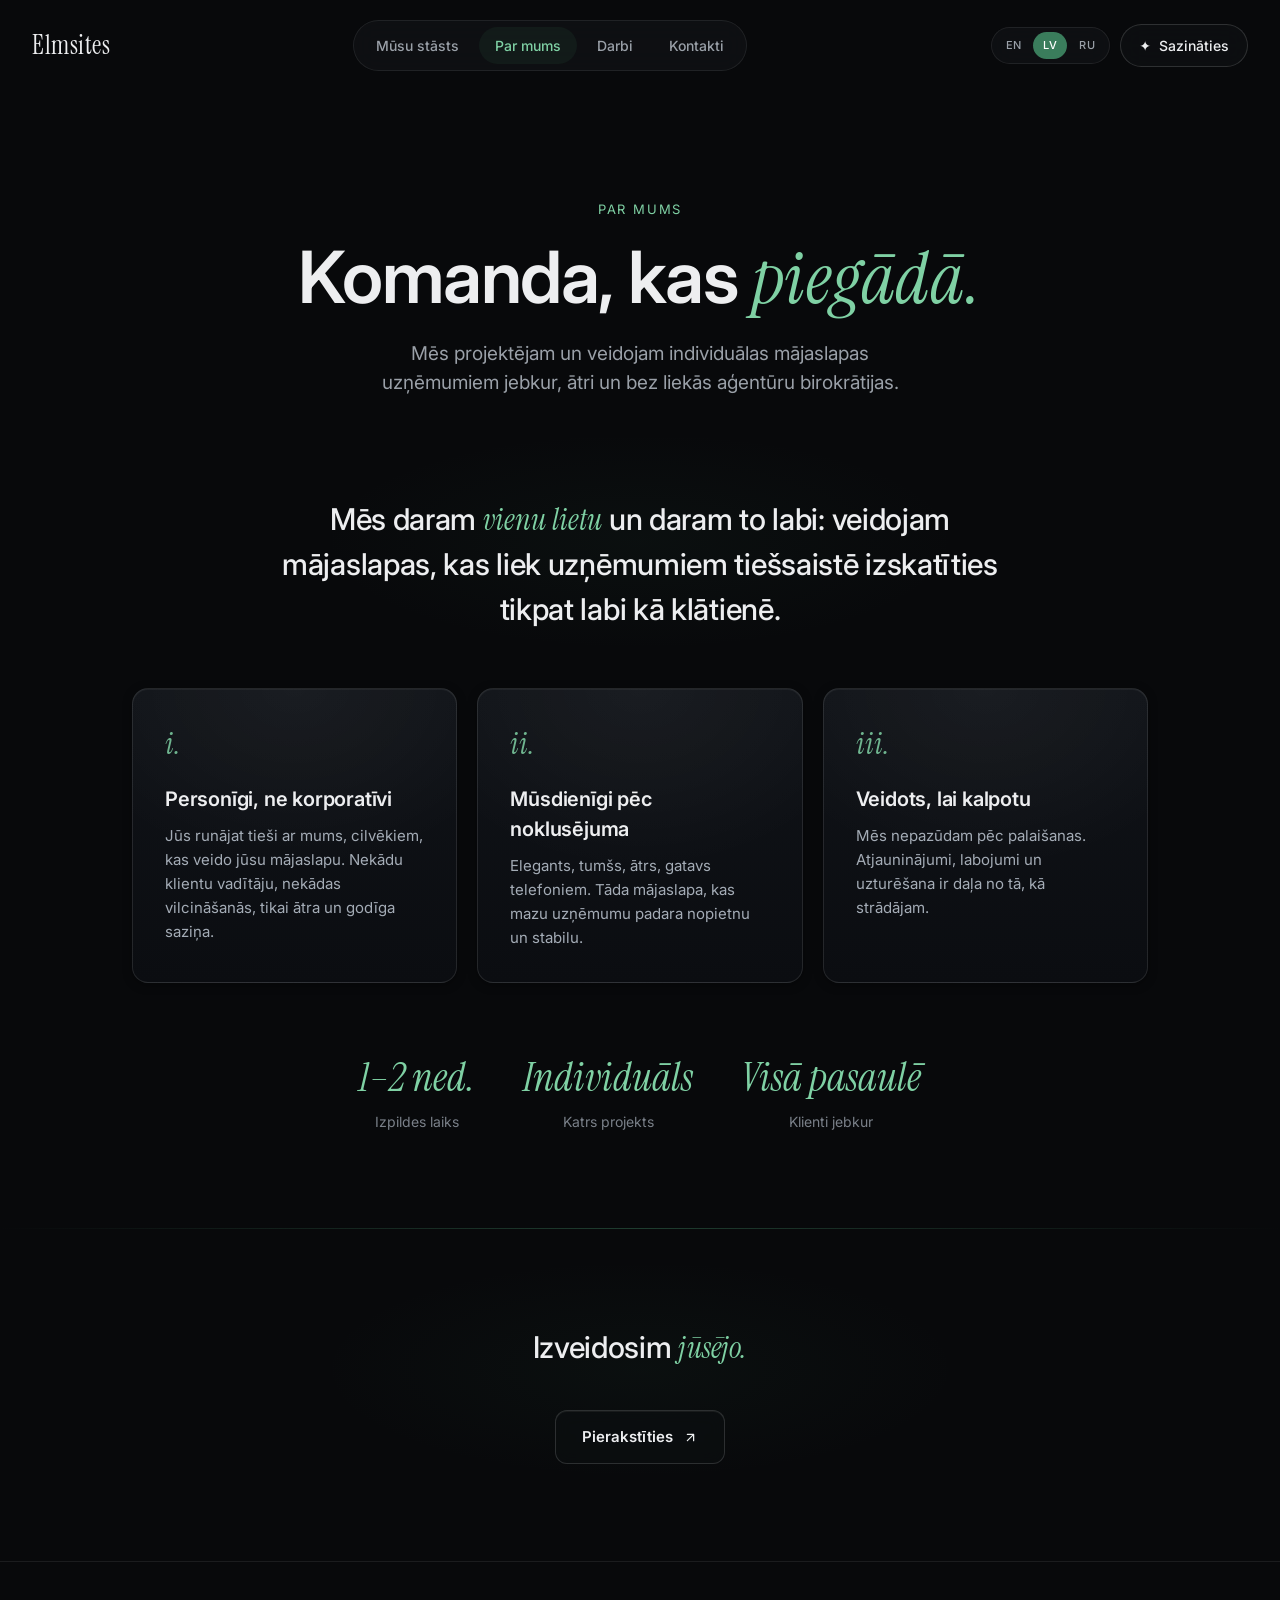
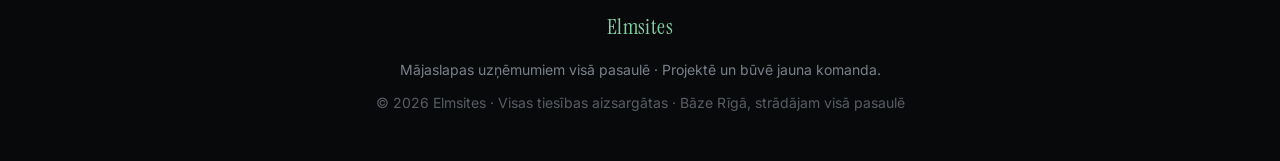
<file: about.html>
<!DOCTYPE html>
<html lang="lv">
<head>
<meta charset="UTF-8" />
<meta name="viewport" content="width=device-width, initial-scale=1.0" />
<title>Par mums · Elmsites</title>
<meta name="description" content="Elmsites ir jauna komanda, kas veido individuālas, mūsdienīgas mājaslapas uzņēmumiem Rīgā un visā pasaulē. Runājat tieši ar mums." />
<link rel="canonical" href="https://elmsites.com/about" />
<meta property="og:title" content="Par mums · Elmsites" />
<meta property="og:description" content="Veidojam individuālas, mūsdienīgas mājaslapas uzņēmumiem." />
<meta property="og:url" content="https://elmsites.com/about" />
<meta property="og:type" content="website" />
<meta name="twitter:card" content="summary_large_image" />
<link rel="preconnect" href="https://fonts.googleapis.com" />
<link rel="preconnect" href="https://fonts.gstatic.com" crossorigin />
<link href="https://fonts.googleapis.com/css2?family=Inter:wght@400;500;600;700&family=Instrument+Serif:ital@0;1&display=swap" rel="stylesheet" />
<link rel="stylesheet" href="css/style.css" />
</head>
<body>
  <a class="skip-link" href="#main">Skip to content</a>

  <nav class="nav" aria-label="Primary">
    <a href="/" class="logo">Elmsites</a>
    <div class="nav-pill">
      <a href="/our-story" data-i18n="nav.story">Our Story</a>
      <a href="/about" aria-current="page" data-i18n="nav.about">About</a>
      <a href="/darbi" data-i18n="nav.work">Work</a>
      <a href="/contact" data-i18n="nav.contact">Contact</a>
    </div>
    <div class="nav-right">
      <div class="lang-dock" role="navigation" aria-label="Language">
        <a href="#" data-locale="en">EN</a>
        <a href="#" data-locale="lv" aria-current="true">LV</a>
        <a href="#" data-locale="ru">RU</a>
      </div>
      <a href="/contact" class="nav-cta" aria-label="Contact Us"><span aria-hidden="true">✦</span><span class="cta-label" data-i18n="nav.cta"> Contact Us</span></a>
    </div>
  </nav>

  <main id="main">
    <section class="page-hero"><div class="wrap">
      <div class="label" data-i18n="about.label">About</div>
      <h1 data-i18n="about.h1">A team that <span class="kw">ships.</span></h1>
      <p data-i18n="about.sub">We design and build custom websites for businesses anywhere, fast and without the agency bloat.</p>
    </div></section>

    <section class="block" style="border-top:none;padding-top:20px;"><div class="wrap">
      <p class="lead" data-i18n="about.lead">We do <span class="kw">one thing</span> and do it well: build sites that make businesses look as good online as they do in person.</p>
      <div class="grid">
        <div class="card"><div class="n" aria-hidden="true">i.</div><h2 data-i18n="about.card1.h">Personal, not corporate</h2><p data-i18n="about.card1.p">You talk directly to us, the people building your site. No account managers, no runaround, just fast and honest communication.</p></div>
        <div class="card"><div class="n" aria-hidden="true">ii.</div><h2 data-i18n="about.card2.h">Modern by default</h2><p data-i18n="about.card2.p">Sleek, dark, fast, mobile-ready. The kind of site that makes a small business look established and serious.</p></div>
        <div class="card"><div class="n" aria-hidden="true">iii.</div><h2 data-i18n="about.card3.h">Built to last</h2><p data-i18n="about.card3.p">We don't disappear after launch. Updates, tweaks, and upkeep are part of how we work.</p></div>
      </div>
      <div class="stats">
        <div class="stat"><div class="big" data-i18n="about.stat1.big">1–2 wk</div><div class="cap" data-i18n="about.stat1.cap">Turnaround</div></div>
        <div class="stat"><div class="big" data-i18n="about.stat2.big">Custom</div><div class="cap" data-i18n="about.stat2.cap">Every build</div></div>
        <div class="stat"><div class="big" data-i18n="about.stat3.big">Worldwide</div><div class="cap" data-i18n="about.stat3.cap">Clients anywhere</div></div>
      </div>
    </div></section>

    <section class="block"><div class="wrap">
      <p class="lead" data-i18n="about.cta.lead">Let's build <span class="kw">yours.</span></p>
      <div style="text-align:center;margin-top:40px;">
        <a href="/signup" class="btn"><span data-i18n="btn.demo">Sign up</span>
          <svg class="arr" width="15" height="15" viewBox="0 0 24 24" fill="none" stroke="currentColor" stroke-width="2" stroke-linecap="round" stroke-linejoin="round" aria-hidden="true" focusable="false"><path d="M7 17 17 7M7 7h10v10"/></svg>
        </a>
      </div>
    </div></section>
  </main>

  <footer>
    <div class="logo">Elmsites</div>
    <div data-i18n="footer.tagline">Websites for businesses everywhere · Designed and built by a young team.</div>
    <div style="margin-top:12px;opacity:.7;" data-i18n="footer.copy">© 2026 Elmsites · All rights reserved · Based in Riga, working worldwide</div>
  </footer>

  <script src="js/i18n.js" defer></script>
</body>
</html>
</file>
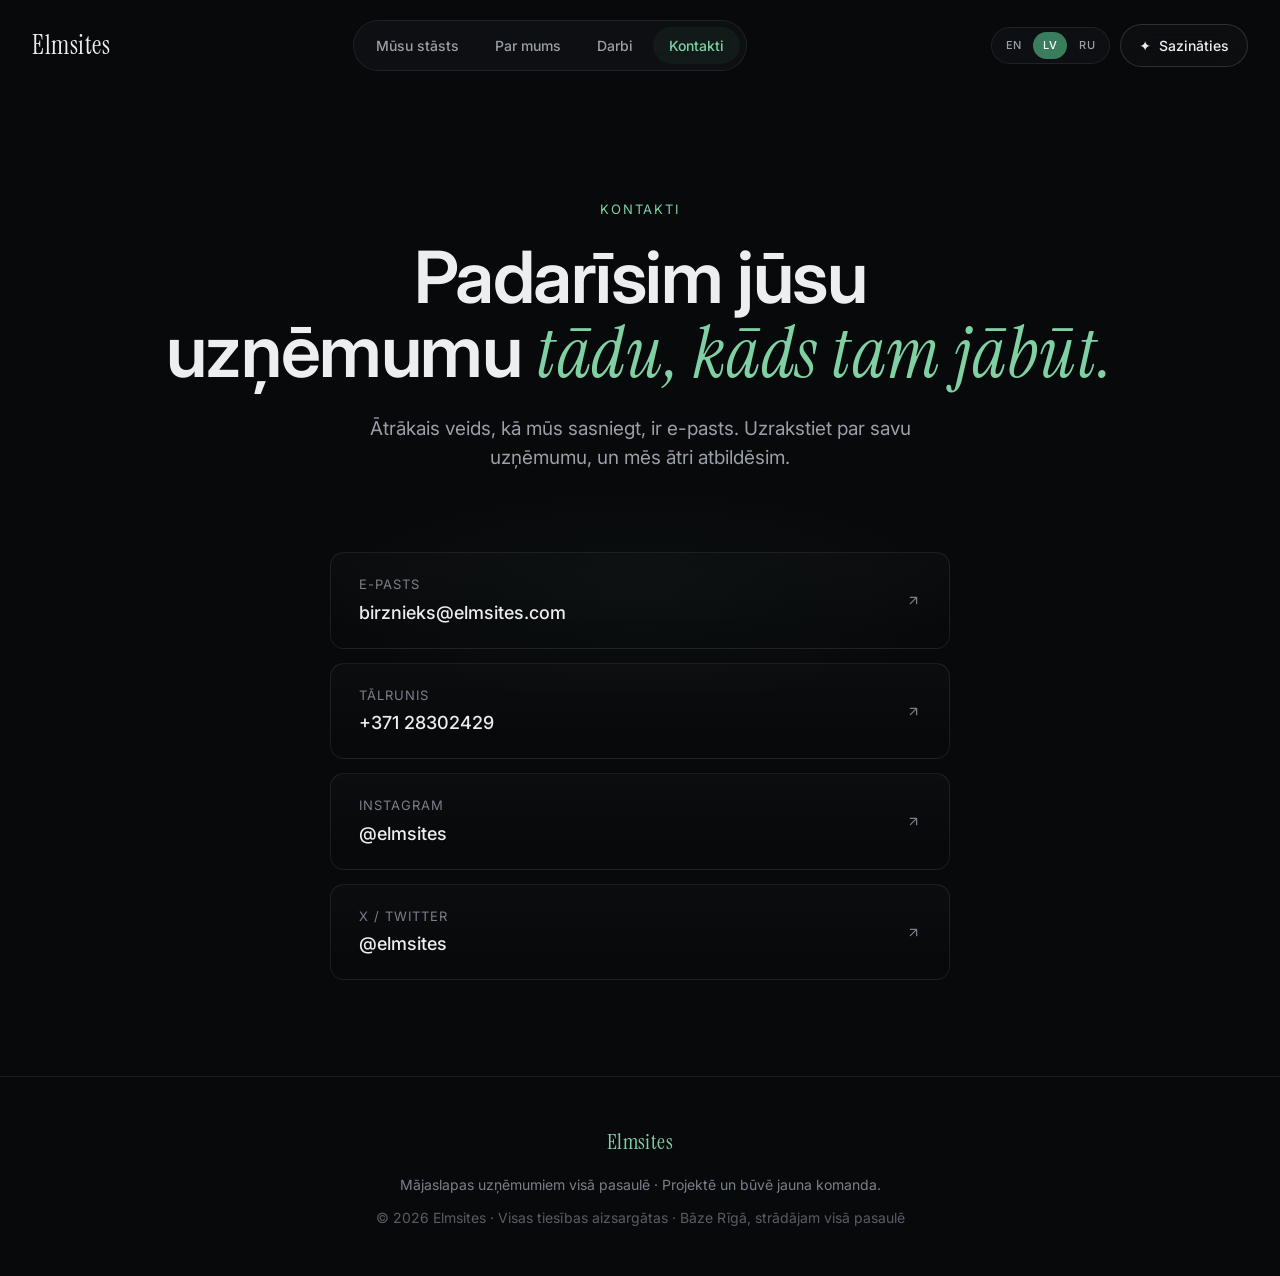
<file: contact.html>
<!DOCTYPE html>
<html lang="lv">
<head>
<meta charset="UTF-8" />
<meta name="viewport" content="width=device-width, initial-scale=1.0" />
<title>Kontakti · Elmsites</title>
<meta name="description" content="Sazinieties ar Elmsites pa e-pastu vai tālruni. Pastāstiet par savu uzņēmumu, un mēs atbildēsim vienas darba dienas laikā." />
<link rel="canonical" href="https://elmsites.com/contact" />
<meta property="og:title" content="Kontakti · Elmsites" />
<meta property="og:description" content="Sazinieties ar mums pa e-pastu vai tālruni. Atbildēsim vienas darba dienas laikā." />
<meta property="og:url" content="https://elmsites.com/contact" />
<meta property="og:type" content="website" />
<meta name="twitter:card" content="summary_large_image" />
<link rel="preconnect" href="https://fonts.googleapis.com" />
<link rel="preconnect" href="https://fonts.gstatic.com" crossorigin />
<link href="https://fonts.googleapis.com/css2?family=Inter:wght@400;500;600;700&family=Instrument+Serif:ital@0;1&display=swap" rel="stylesheet" />
<link rel="stylesheet" href="css/style.css" />
</head>
<body>
  <a class="skip-link" href="#main">Skip to content</a>

  <nav class="nav" aria-label="Primary">
    <a href="/" class="logo">Elmsites</a>
    <div class="nav-pill">
      <a href="/our-story" data-i18n="nav.story">Our Story</a>
      <a href="/about" data-i18n="nav.about">About</a>
      <a href="/darbi" data-i18n="nav.work">Work</a>
      <a href="/contact" aria-current="page" data-i18n="nav.contact">Contact</a>
    </div>
    <div class="nav-right">
      <div class="lang-dock" role="navigation" aria-label="Language">
        <a href="#" data-locale="en">EN</a>
        <a href="#" data-locale="lv" aria-current="true">LV</a>
        <a href="#" data-locale="ru">RU</a>
      </div>
      <a href="/contact" class="nav-cta" aria-label="Contact Us"><span aria-hidden="true">✦</span><span class="cta-label" data-i18n="nav.cta"> Contact Us</span></a>
    </div>
  </nav>

  <main id="main">
    <section class="page-hero"><div class="wrap">
      <div class="label" data-i18n="contact.label">Contact</div>
      <h1 data-i18n="contact.h1">Let's make your<br>business <span class="kw">look the part.</span></h1>
      <p data-i18n="contact.muted">The fastest way to reach us is email. Drop us a line about your business and we'll get back quickly.</p>
    </div></section>

    <section class="block" style="border-top:none;padding-top:0;"><div class="wrap">
      <div class="contact-box" style="margin-top:0;">
        <div class="contact-methods" style="margin-top:0;">
          <a href="mailto:birznieks@elmsites.com" class="method">
            <div style="text-align:left;"><div class="m-label" data-i18n="contact.m.email">Email</div><div class="m-value">birznieks@elmsites.com</div></div>
            <svg class="arr" width="15" height="15" viewBox="0 0 24 24" fill="none" stroke="currentColor" stroke-width="2" stroke-linecap="round" stroke-linejoin="round" aria-hidden="true" focusable="false"><path d="M7 17 17 7M7 7h10v10"/></svg>
          </a>
          <a href="tel:+37128302429" class="method">
            <div style="text-align:left;"><div class="m-label" data-i18n="contact.m.phone">Phone</div><div class="m-value">+371 28302429</div></div>
            <svg class="arr" width="15" height="15" viewBox="0 0 24 24" fill="none" stroke="currentColor" stroke-width="2" stroke-linecap="round" stroke-linejoin="round" aria-hidden="true" focusable="false"><path d="M7 17 17 7M7 7h10v10"/></svg>
          </a>
          <a href="https://www.instagram.com/elmsites/" class="method" target="_blank" rel="noopener noreferrer">
            <div style="text-align:left;"><div class="m-label">Instagram</div><div class="m-value">@elmsites</div></div>
            <svg class="arr" width="15" height="15" viewBox="0 0 24 24" fill="none" stroke="currentColor" stroke-width="2" stroke-linecap="round" stroke-linejoin="round" aria-hidden="true" focusable="false"><path d="M7 17 17 7M7 7h10v10"/></svg>
          </a>
          <a href="https://x.com/elmsites" class="method" target="_blank" rel="noopener noreferrer">
            <div style="text-align:left;"><div class="m-label">X / Twitter</div><div class="m-value">@elmsites</div></div>
            <svg class="arr" width="15" height="15" viewBox="0 0 24 24" fill="none" stroke="currentColor" stroke-width="2" stroke-linecap="round" stroke-linejoin="round" aria-hidden="true" focusable="false"><path d="M7 17 17 7M7 7h10v10"/></svg>
          </a>
        </div>
      </div>
    </div></section>
  </main>

  <footer>
    <div class="logo">Elmsites</div>
    <div data-i18n="footer.tagline">Websites for businesses everywhere · Designed and built by a young team.</div>
    <div style="margin-top:12px;opacity:.7;" data-i18n="footer.copy">© 2026 Elmsites · All rights reserved · Based in Riga, working worldwide</div>
  </footer>

  <script src="js/i18n.js" defer></script>
</body>
</html>
</file>
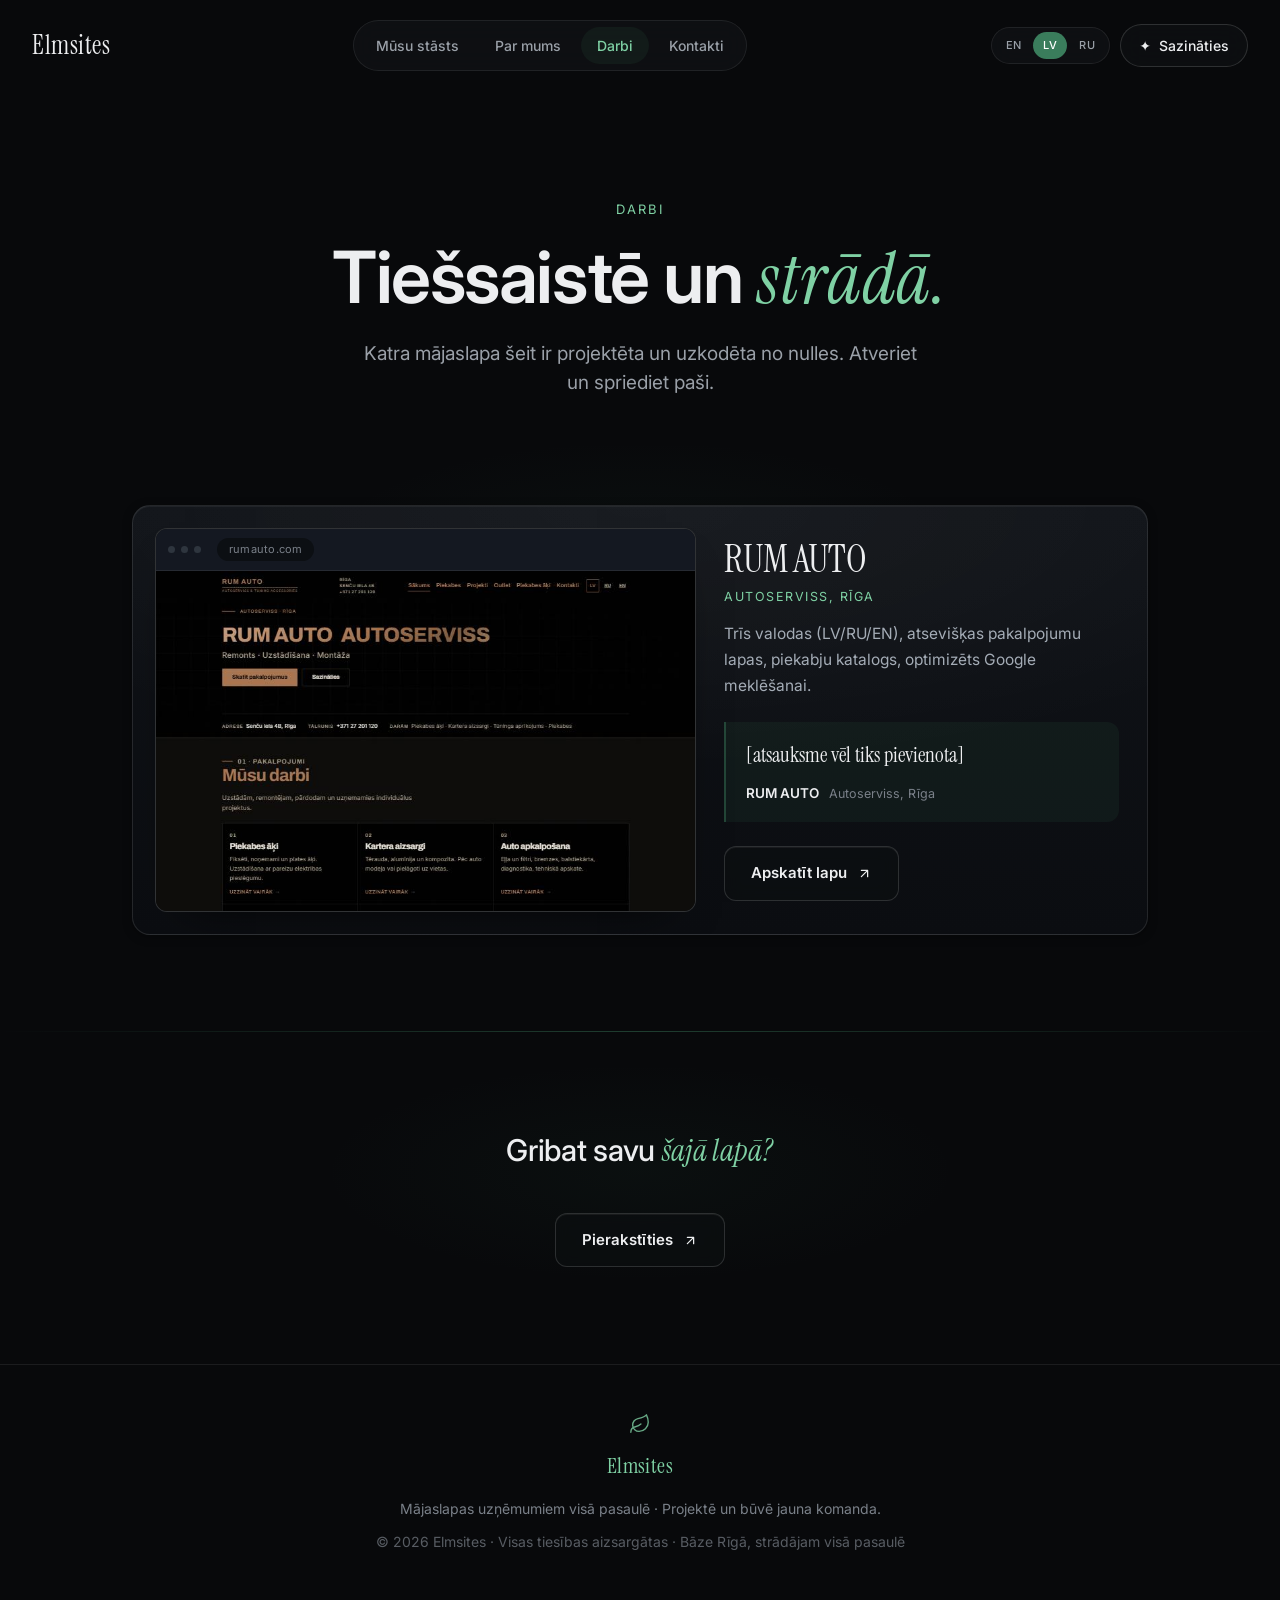
<file: darbi.html>
<!DOCTYPE html>
<html lang="lv">
<head>
<meta charset="UTF-8" />
<meta name="viewport" content="width=device-width, initial-scale=1.0" />
<title>Darbi · Elmsites · Mājaslapu izstrāde Rīgā</title>
<meta name="description" content="Mājaslapas, ko Elmsites ir izveidojis un kas darbojas jau šodien. Katra projektēta un uzkodēta no nulles." />
<link rel="canonical" href="https://elmsites.com/darbi" />
<meta property="og:title" content="Darbi · Elmsites" />
<meta property="og:description" content="Mājaslapas, ko esam izveidojuši un kas darbojas jau šodien." />
<meta property="og:url" content="https://elmsites.com/darbi" />
<meta property="og:type" content="website" />
<meta name="twitter:card" content="summary_large_image" />
<link rel="preconnect" href="https://fonts.googleapis.com" />
<link rel="preconnect" href="https://fonts.gstatic.com" crossorigin />
<link href="https://fonts.googleapis.com/css2?family=Inter:wght@400;500;600;700&family=Instrument+Serif:ital@0;1&display=swap" rel="stylesheet" />
<link rel="stylesheet" href="css/style.css" />
</head>
<body>
  <a class="skip-link" href="#main">Skip to content</a>

  <nav class="nav" aria-label="Primary">
    <a href="/" class="logo">Elmsites</a>
    <div class="nav-pill">
      <a href="/our-story" data-i18n="nav.story">Our Story</a>
      <a href="/about" data-i18n="nav.about">About</a>
      <a href="/darbi" aria-current="page" data-i18n="nav.work">Work</a>
      <a href="/contact" data-i18n="nav.contact">Contact</a>
    </div>
    <div class="nav-right">
      <div class="lang-dock" role="navigation" aria-label="Language">
        <a href="#" data-locale="en">EN</a>
        <a href="#" data-locale="lv" aria-current="true">LV</a>
        <a href="#" data-locale="ru">RU</a>
      </div>
      <a href="/contact" class="nav-cta" aria-label="Contact Us"><span aria-hidden="true">✦</span><span class="cta-label" data-i18n="nav.cta"> Contact Us</span></a>
    </div>
  </nav>

  <main id="main">
    <section class="page-hero"><div class="wrap">
      <div class="label" data-i18n="work.label">Work</div>
      <h1 data-i18n="work.h1">Live, and <span class="kw">working.</span></h1>
      <p data-i18n="work.sub">Every site here was designed and coded from scratch. Open it and judge for yourself.</p>
    </div></section>

    <section class="block" style="border-top:none;padding-top:20px;"><div class="wrap">

      <!-- ==================================================================
           WORK ENTRIES
           All entries live here, in this list, and nowhere else.

           TO ADD A CLIENT: copy one entire <article class="work"> ... </article>
           block below and replace the details. Nothing else needs changing -
           the layout handles one entry or six.
           ================================================================== -->
      <div class="work-list">

        <!-- ===== ENTRY 1 - RUM AUTO ===== -->
        <article class="work">
          <div class="work-shot">
            <figure class="shot-frame">
              <div class="shot-bar" aria-hidden="true">
                <span class="shot-dot"></span><span class="shot-dot"></span><span class="shot-dot"></span>
                <span class="shot-url">rumauto.com</span>
              </div>
              <img src="images/rumauto-screenshot.jpg"
                   alt="RUM AUTO autoservisa mājaslapas sākumlapa ar pakalpojumu sarakstu un kontaktinformāciju"
                   loading="lazy" decoding="async" width="1440" height="900" />
            </figure>
          </div>

          <div class="work-info">
            <h2 class="work-name">RUM AUTO</h2>
            <p class="work-meta" data-i18n="work.c1.meta">Autoserviss, Rīga</p>
            <p class="work-desc" data-i18n="work.c1.desc">Trīs valodas (LV/RU/EN), atsevišķas pakalpojumu lapas, piekabju katalogs, optimizēts Google meklēšanai.</p>

            <!-- TESTIMONIAL: replace with real client words. DO NOT invent a quote. -->
            <figure class="work-quote">
              <blockquote data-i18n="work.c1.quote">[atsauksme vēl tiks pievienota]</blockquote>
              <figcaption>
                <span class="wq-name">RUM AUTO</span>
                <span class="wq-biz" data-i18n="work.c1.meta">Autoserviss, Rīga</span>
              </figcaption>
            </figure>

            <a class="btn work-cta" href="https://rumauto.com" target="_blank" rel="noopener">
              <span data-i18n="work.visit">Open the site</span>
              <svg class="arr" width="15" height="15" viewBox="0 0 24 24" fill="none" stroke="currentColor" stroke-width="2" stroke-linecap="round" stroke-linejoin="round" aria-hidden="true" focusable="false"><path d="M7 17 17 7M7 7h10v10"/></svg>
            </a>
          </div>
        </article>
        <!-- ===== END ENTRY 1 ===== -->

      </div>

    </div></section>

    <section class="block"><div class="wrap">
      <p class="lead" data-i18n="work.cta.lead">Want yours <span class="kw">on this page?</span></p>
      <div style="text-align:center;margin-top:40px;">
        <a href="/signup" class="btn"><span data-i18n="btn.demo">Sign up</span>
          <svg class="arr" width="15" height="15" viewBox="0 0 24 24" fill="none" stroke="currentColor" stroke-width="2" stroke-linecap="round" stroke-linejoin="round" aria-hidden="true" focusable="false"><path d="M7 17 17 7M7 7h10v10"/></svg>
        </a>
      </div>
    </div></section>
  </main>

  <footer>
    <div class="leaf-mark" aria-hidden="true">
      <svg width="22" height="22" viewBox="0 0 24 24" fill="none" stroke="currentColor" stroke-width="1.5" stroke-linecap="round" stroke-linejoin="round"><path d="M11 20A7 7 0 0 1 9.8 6.1C15.5 5 17 4.48 19 2c1 2 2 4.18 2 8 0 5.5-4.78 10-10 10Z"/><path d="M2 21c0-3 1.85-5.36 5.08-6C9.5 14.52 12 13 13 12"/></svg>
    </div>
    <div class="logo">Elmsites</div>
    <div data-i18n="footer.tagline">Websites for businesses everywhere · Designed and built by a young team.</div>
    <div style="margin-top:12px;opacity:.7;" data-i18n="footer.copy">© 2026 Elmsites · All rights reserved · Based in Riga, working worldwide</div>
  </footer>

  <script src="js/i18n.js" defer></script>
</body>
</html>
</file>
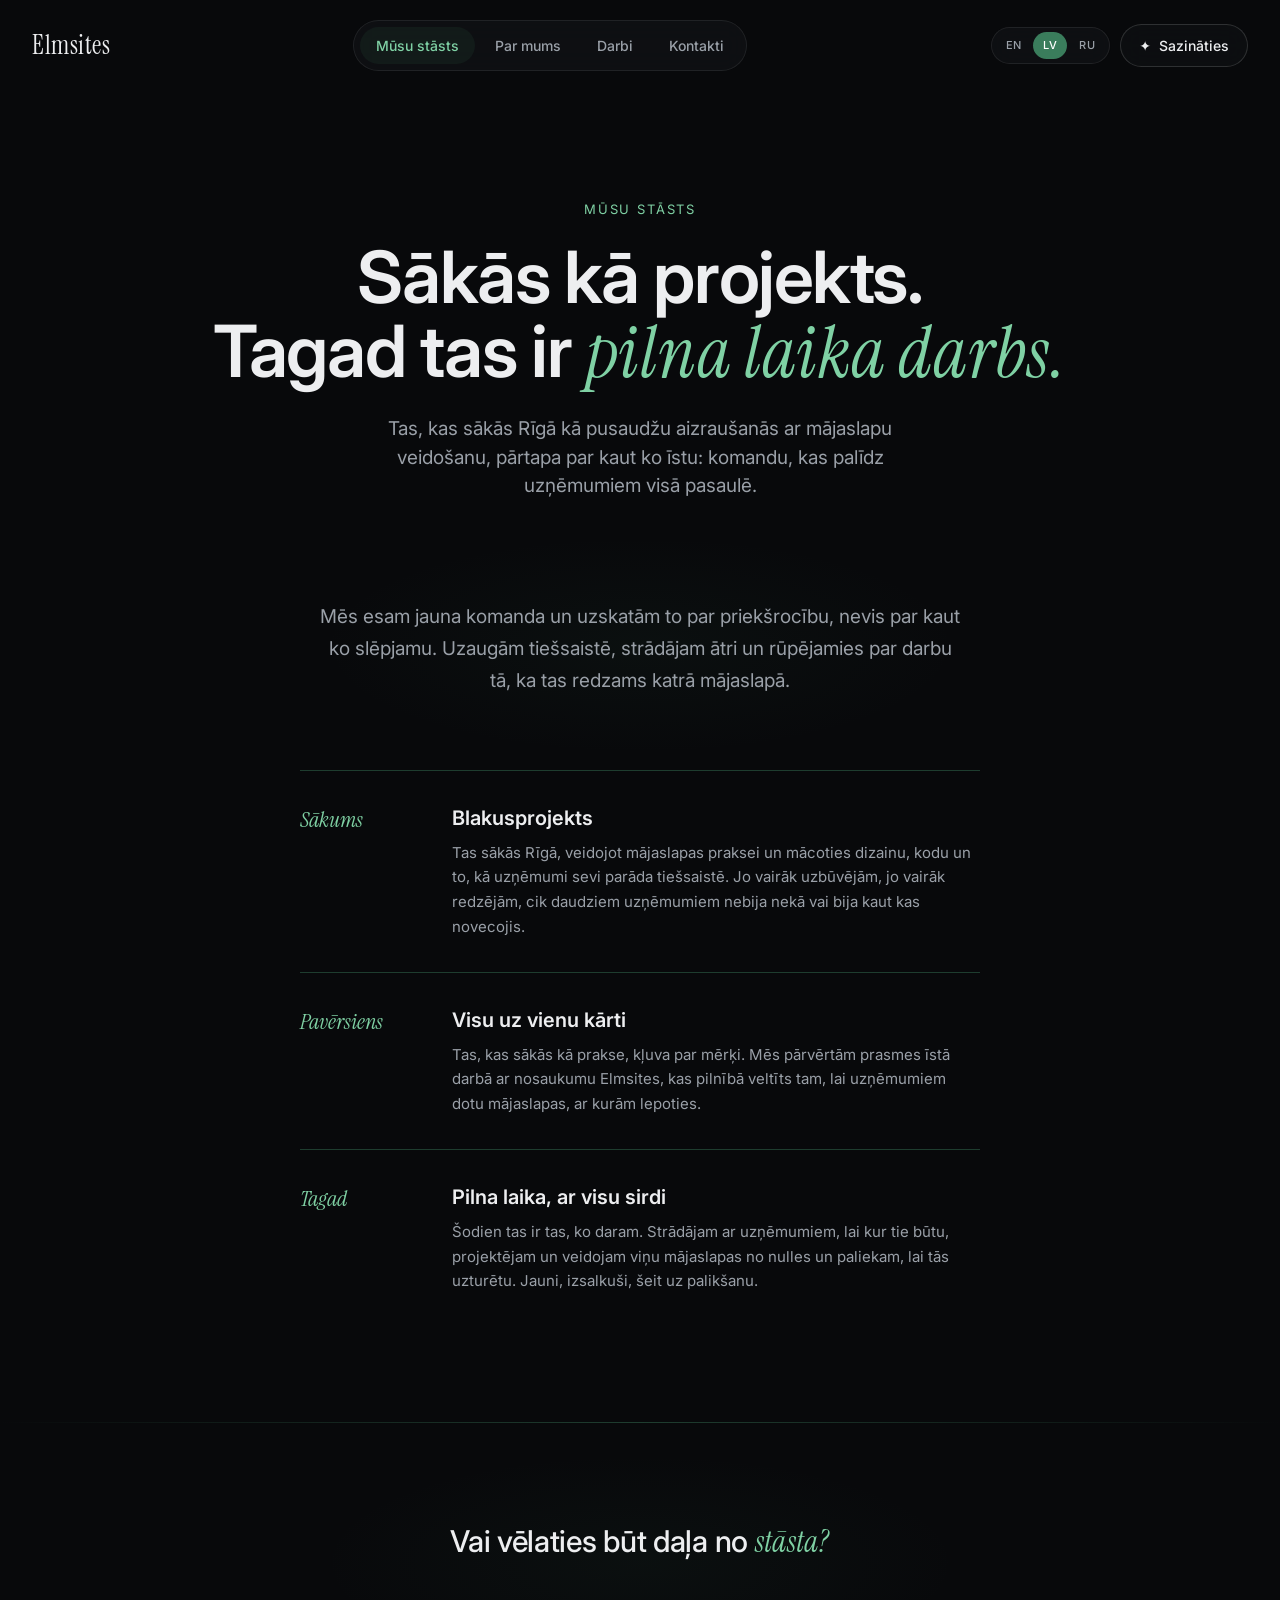
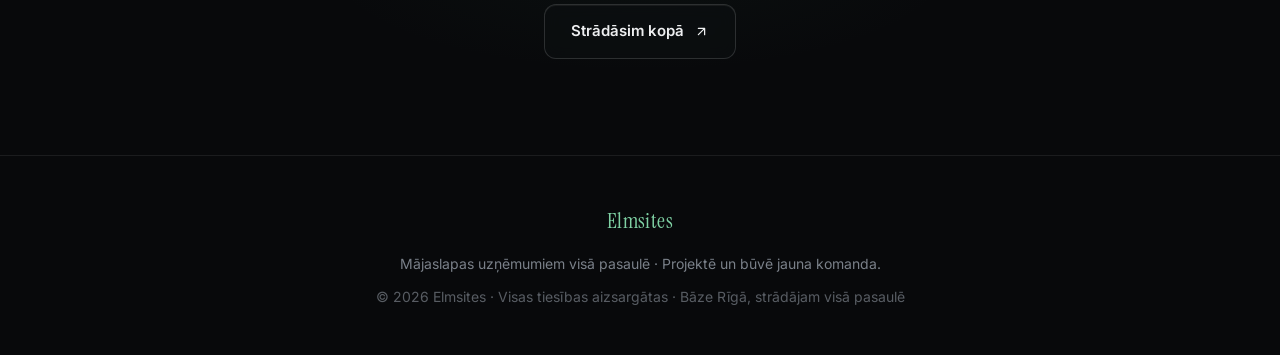
<file: our-story.html>
<!DOCTYPE html>
<html lang="lv">
<head>
<meta charset="UTF-8" />
<meta name="viewport" content="width=device-width, initial-scale=1.0" />
<title>Mūsu stāsts · Elmsites</title>
<meta name="description" content="Kā mēs Rīgā izveidojām Elmsites, sākot no pusaudžu blakusprojekta un nonākot līdz pilna laika darbam, veidojot mājaslapas, interneta veikalus un SEO risinājumus uzņēmumiem." />
<link rel="canonical" href="https://elmsites.com/our-story" />
<meta property="og:title" content="Mūsu stāsts · Elmsites" />
<meta property="og:description" content="No blakusprojekta Rīgā līdz pilna laika komandai, kas veido mājaslapas uzņēmumiem." />
<meta property="og:url" content="https://elmsites.com/our-story" />
<meta property="og:type" content="website" />
<meta name="twitter:card" content="summary_large_image" />
<link rel="preconnect" href="https://fonts.googleapis.com" />
<link rel="preconnect" href="https://fonts.gstatic.com" crossorigin />
<link href="https://fonts.googleapis.com/css2?family=Inter:wght@400;500;600;700&family=Instrument+Serif:ital@0;1&display=swap" rel="stylesheet" />
<link rel="stylesheet" href="css/style.css" />
</head>
<body>
  <a class="skip-link" href="#main">Skip to content</a>

  <nav class="nav" aria-label="Primary">
    <a href="/" class="logo">Elmsites</a>
    <div class="nav-pill">
      <a href="/our-story" aria-current="page" data-i18n="nav.story">Our Story</a>
      <a href="/about" data-i18n="nav.about">About</a>
      <a href="/darbi" data-i18n="nav.work">Work</a>
      <a href="/contact" data-i18n="nav.contact">Contact</a>
    </div>
    <div class="nav-right">
      <div class="lang-dock" role="navigation" aria-label="Language">
        <a href="#" data-locale="en">EN</a>
        <a href="#" data-locale="lv" aria-current="true">LV</a>
        <a href="#" data-locale="ru">RU</a>
      </div>
      <a href="/contact" class="nav-cta" aria-label="Contact Us"><span aria-hidden="true">✦</span><span class="cta-label" data-i18n="nav.cta"> Contact Us</span></a>
    </div>
  </nav>

  <main id="main">
    <section class="page-hero"><div class="wrap">
      <div class="label" data-i18n="story.label">Our Story</div>
      <h1 data-i18n="story.h1">Started as a project.<br>Now it's <span class="kw">full-time.</span></h1>
      <p data-i18n="story.sub">What began in Riga as a teenage obsession with building websites turned into something real: a team that helps businesses worldwide.</p>
    </div></section>

    <section class="block" style="border-top:none;padding-top:20px;"><div class="wrap">
      <p class="muted-lead" style="margin-top:0;" data-i18n="story.muted">We're a young team and we treat that as an edge, not something to hide. We grew up online, we move fast, and we care about the work in a way that shows in every site we ship.</p>
      <div class="timeline">
        <div class="tl-item"><div class="when" data-i18n="story.tl1.when">The start</div><div><h2 data-i18n="story.tl1.h">A side project</h2><p data-i18n="story.tl1.p">It began in Riga with building sites for practice, learning design, code, and how businesses present themselves online. The more we built, the more we saw how many businesses had nothing, or something outdated.</p></div></div>
        <div class="tl-item"><div class="when" data-i18n="story.tl2.when">The shift</div><div><h2 data-i18n="story.tl2.h">Going all in</h2><p data-i18n="story.tl2.p">What started as practice became purpose. We turned the skills into real work called Elmsites, focused entirely on giving businesses websites they'd be proud of.</p></div></div>
        <div class="tl-item"><div class="when" data-i18n="story.tl3.when">Now</div><div><h2 data-i18n="story.tl3.h">Full-time, all-in</h2><p data-i18n="story.tl3.p">Today this is what we do. We work with businesses wherever they are, design and build their sites from scratch, and stick around to keep them running. Young, hungry, here to stay.</p></div></div>
      </div>
    </div></section>

    <section class="block"><div class="wrap">
      <p class="lead" data-i18n="story.cta.lead">Want to be part of <span class="kw">the story?</span></p>
      <div style="text-align:center;margin-top:40px;">
        <a href="/contact" class="btn"><span data-i18n="btn.workwithus">Work with us</span>
          <svg class="arr" width="15" height="15" viewBox="0 0 24 24" fill="none" stroke="currentColor" stroke-width="2" stroke-linecap="round" stroke-linejoin="round" aria-hidden="true" focusable="false"><path d="M7 17 17 7M7 7h10v10"/></svg>
        </a>
      </div>
    </div></section>
  </main>

  <footer>
    <div class="logo">Elmsites</div>
    <div data-i18n="footer.tagline">Websites for businesses everywhere · Designed and built by a young team.</div>
    <div style="margin-top:12px;opacity:.7;" data-i18n="footer.copy">© 2026 Elmsites · All rights reserved · Based in Riga, working worldwide</div>
  </footer>

  <script src="js/i18n.js" defer></script>
</body>
</html>
</file>
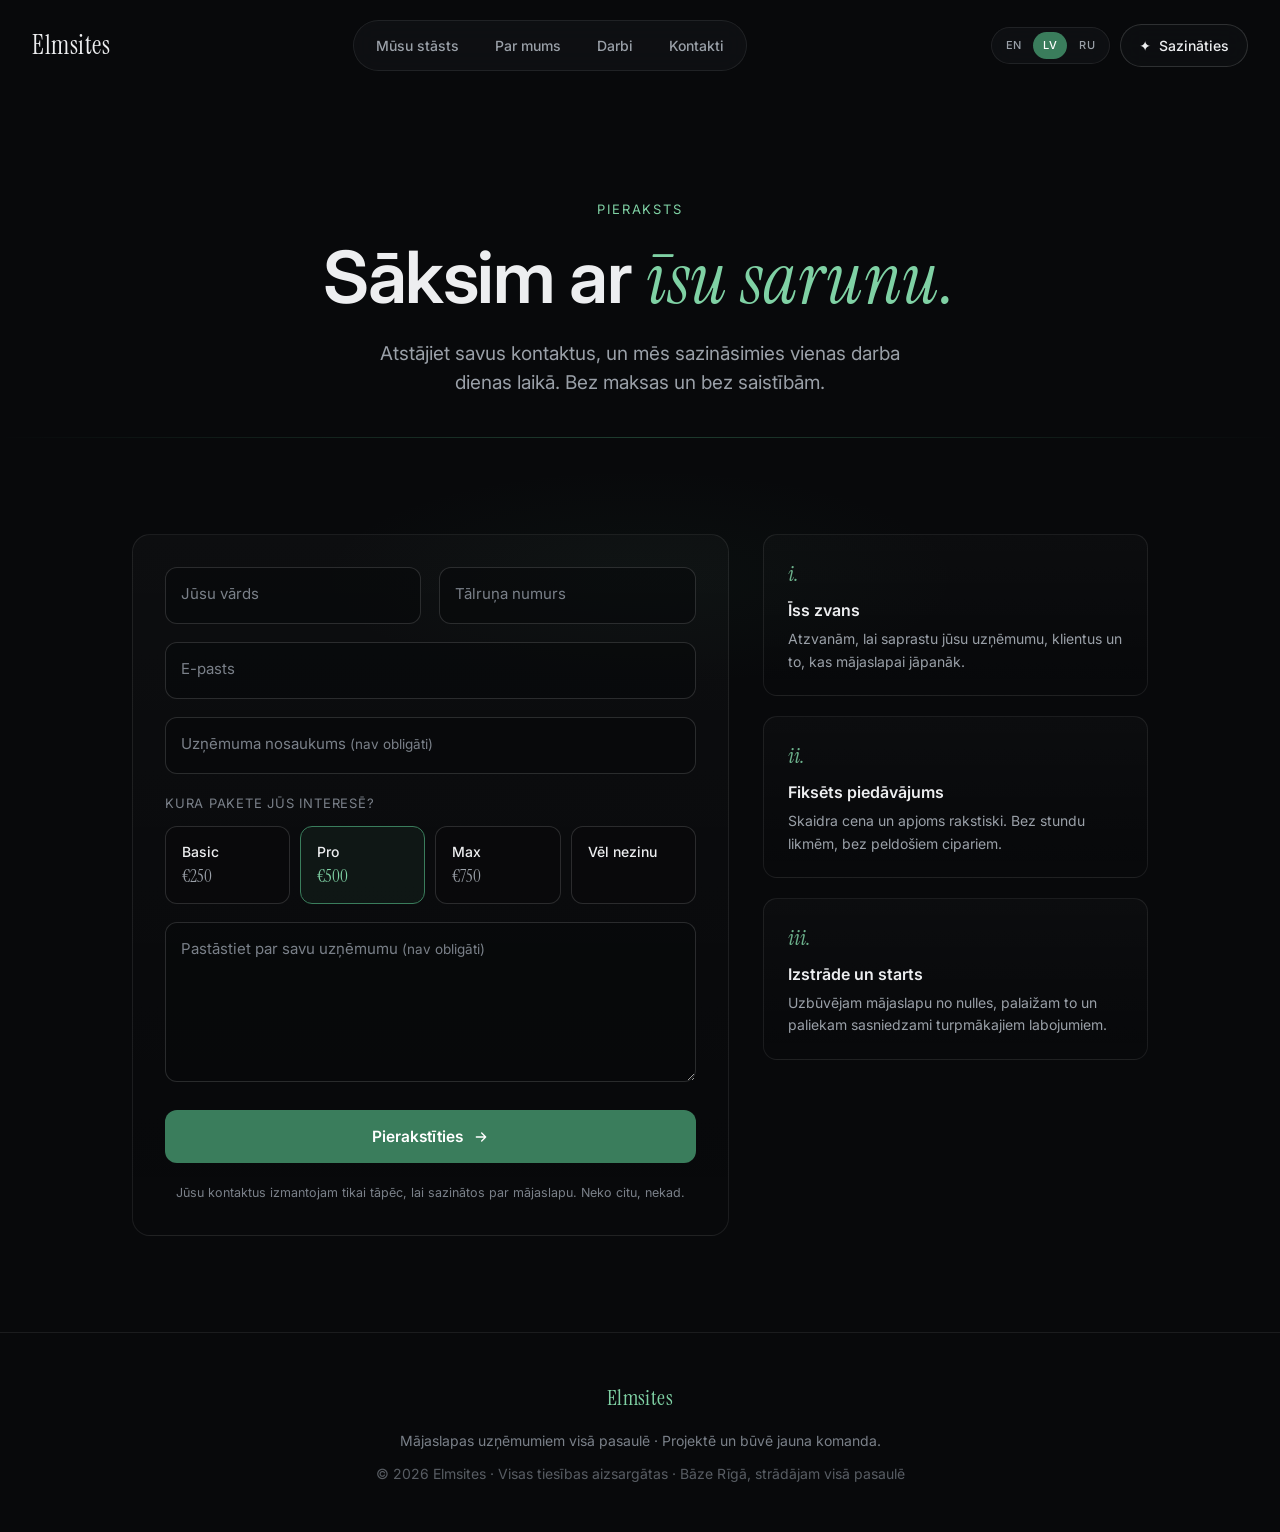
<file: signup.html>
<!DOCTYPE html>
<html lang="lv">
<head>
<meta charset="UTF-8" />
<meta name="viewport" content="width=device-width, initial-scale=1.0" />
<title>Pierakstīties · Elmsites</title>
<meta name="description" content="Pierakstieties uz īsu sarunu ar Elmsites. Atstājiet tālruni, e-pastu un dažus vārdus par savu uzņēmumu, un mēs sazināsimies vienas darba dienas laikā." />
<link rel="canonical" href="https://elmsites.com/signup" />
<meta property="og:title" content="Pierakstīties · Elmsites" />
<meta property="og:description" content="Atstājiet savu kontaktinformāciju, un mēs sazināsimies vienas darba dienas laikā." />
<meta property="og:url" content="https://elmsites.com/signup" />
<meta property="og:type" content="website" />
<meta name="twitter:card" content="summary_large_image" />
<link rel="preconnect" href="https://fonts.googleapis.com" />
<link rel="preconnect" href="https://fonts.gstatic.com" crossorigin />
<link href="https://fonts.googleapis.com/css2?family=Inter:wght@400;500;600;700&family=Instrument+Serif:ital@0;1&display=swap" rel="stylesheet" />
<link rel="stylesheet" href="css/style.css" />
</head>
<body>
  <a class="skip-link" href="#main">Skip to content</a>

  <nav class="nav" aria-label="Primary">
    <a href="/" class="logo">Elmsites</a>
    <div class="nav-pill">
      <a href="/our-story" data-i18n="nav.story">Our Story</a>
      <a href="/about" data-i18n="nav.about">About</a>
      <a href="/darbi" data-i18n="nav.work">Work</a>
      <a href="/contact" data-i18n="nav.contact">Contact</a>
    </div>
    <div class="nav-right">
      <div class="lang-dock" role="navigation" aria-label="Language">
        <a href="#" data-locale="en">EN</a>
        <a href="#" data-locale="lv" aria-current="true">LV</a>
        <a href="#" data-locale="ru">RU</a>
      </div>
      <a href="/contact" class="nav-cta" aria-label="Contact Us"><span aria-hidden="true">✦</span><span class="cta-label" data-i18n="nav.cta"> Contact Us</span></a>
    </div>
  </nav>

  <main id="main">
    <section class="page-hero signup-hero"><div class="wrap">
      <div class="label" data-i18n="signup.label">Sign up</div>
      <h1 data-i18n="signup.h1">Let's start with a <span class="kw">short conversation.</span></h1>
      <p data-i18n="signup.sub">Leave your details and we'll get back to you within one working day. No cost, no commitment.</p>
    </div></section>

    <section class="block signup-block"><div class="wrap">
      <div class="signup-shell">

        <form class="signup-form" id="signup-form" novalidate>
          <div class="f-row">
            <div class="field">
              <input id="f-name" name="name" type="text" required placeholder=" " autocomplete="name" />
              <label for="f-name" data-i18n="form.name">Your name</label>
              <span class="f-err" data-err-for="f-name"></span>
            </div>
            <div class="field">
              <input id="f-phone" name="phone" type="tel" required placeholder=" " autocomplete="tel" inputmode="tel" />
              <label for="f-phone" data-i18n="form.phone">Phone number</label>
              <span class="f-err" data-err-for="f-phone"></span>
            </div>
          </div>

          <div class="field">
            <input id="f-email" name="email" type="email" required placeholder=" " autocomplete="email" inputmode="email" />
            <label for="f-email" data-i18n="form.email">Email</label>
            <span class="f-err" data-err-for="f-email"></span>
          </div>

          <div class="field">
            <input id="f-company" name="company" type="text" placeholder=" " autocomplete="organization" />
            <label for="f-company" data-i18n="form.company">Business name <span class="f-opt" data-i18n="form.optional">(optional)</span></label>
          </div>

          <fieldset class="pkg">
            <legend data-i18n="form.package">Which package interests you?</legend>
            <div class="pkg-opts">
              <label class="pkg-opt"><input type="radio" name="package" value="Basic" /><span class="pkg-name">Basic</span><span class="pkg-price">€250</span></label>
              <label class="pkg-opt"><input type="radio" name="package" value="Pro" checked /><span class="pkg-name">Pro</span><span class="pkg-price">€500</span></label>
              <label class="pkg-opt"><input type="radio" name="package" value="Max" /><span class="pkg-name">Max</span><span class="pkg-price">€750</span></label>
              <label class="pkg-opt"><input type="radio" name="package" value="Nezinu" /><span class="pkg-name" data-i18n="form.pkg.unsure">Not sure yet</span></label>
            </div>
          </fieldset>

          <div class="field">
            <textarea id="f-details" name="details" rows="5" placeholder=" "></textarea>
            <label for="f-details" data-i18n="form.details">Tell us about your business <span class="f-opt" data-i18n="form.optional">(optional)</span></label>
          </div>

          <div class="hp" aria-hidden="true"><label>Website<input type="text" name="website" tabindex="-1" autocomplete="off" /></label></div>

          <p class="form-error" id="form-error" hidden data-i18n="form.err.send">Could not send. Please try again, or email us at birznieks@elmsites.com.</p>

          <button type="submit" class="submit-btn">
            <span data-i18n="form.submit">Sign up</span>
            <svg class="arr" width="16" height="16" viewBox="0 0 24 24" fill="none" stroke="currentColor" stroke-width="2" stroke-linecap="round" stroke-linejoin="round" aria-hidden="true" focusable="false"><path d="M5 12h14M13 6l6 6-6 6"/></svg>
          </button>

          <p class="f-note" data-i18n="form.note">We only use your details to get in touch about your website. Nothing else, ever.</p>
        </form>

        <div class="signup-done" id="signup-done" hidden>
          <div class="done-mark" aria-hidden="true">
            <svg width="26" height="26" viewBox="0 0 24 24" fill="none" stroke="currentColor" stroke-width="2.6" stroke-linecap="round" stroke-linejoin="round"><path d="M20 6 9 17l-5-5"/></svg>
          </div>
          <h2 data-i18n="form.done.h">Thanks, we've got it.</h2>
          <p data-i18n="form.done.p">We'll be in touch within one working day. If it's urgent, call us on +371 28302429.</p>
          <a href="/" class="btn btn-ghost" data-i18n="form.done.back">Back to home</a>
        </div>

        <div class="signup-done signup-mail" id="signup-mail" hidden>
          <div class="done-mark mail-mark" aria-hidden="true">
            <svg width="26" height="26" viewBox="0 0 24 24" fill="none" stroke="currentColor" stroke-width="2.2" stroke-linecap="round" stroke-linejoin="round"><rect x="2" y="4" width="20" height="16" rx="2"/><path d="m22 7-10 6L2 7"/></svg>
          </div>
          <h2 data-i18n="form.mail.h">We opened your email app</h2>
          <p data-i18n="form.mail.p">Please press Send so your request reaches us. If nothing opened, write to birznieks@elmsites.com or call +371 28302429.</p>
          <a href="/" class="btn btn-ghost" data-i18n="form.done.back">Back to home</a>
        </div>

        <aside class="signup-aside">
          <div class="aside-item">
            <div class="aside-n" aria-hidden="true">i.</div>
            <h3 data-i18n="signup.p1.h">A short call</h3>
            <p data-i18n="signup.p1.p">We call you back to understand your business, your customers and what the site has to do.</p>
          </div>
          <div class="aside-item">
            <div class="aside-n" aria-hidden="true">ii.</div>
            <h3 data-i18n="signup.p2.h">A fixed quote</h3>
            <p data-i18n="signup.p2.p">A clear price and scope in writing. No hourly rates, no moving numbers.</p>
          </div>
          <div class="aside-item">
            <div class="aside-n" aria-hidden="true">iii.</div>
            <h3 data-i18n="signup.p3.h">Build and launch</h3>
            <p data-i18n="signup.p3.p">We build the site from scratch, put it live, and stay reachable for updates afterwards.</p>
          </div>
        </aside>

      </div>
    </div></section>
  </main>

  <footer>
    <div class="logo">Elmsites</div>
    <div data-i18n="footer.tagline">Websites for businesses everywhere · Designed and built by a young team.</div>
    <div style="margin-top:12px;opacity:.7;" data-i18n="footer.copy">© 2026 Elmsites · All rights reserved · Based in Riga, working worldwide</div>
  </footer>

  <script src="js/i18n.js" defer></script>
  <script src="js/form.js" defer></script>
</body>
</html>
</file>
<file: css/style.css>
:root {
  --bg: #08090B; --surface: #0F1114; --text: #EDEEF0;
  --muted: #7A8089; --muted-2: #9AA0A8;
  --border: rgba(255,255,255,0.08); --border-2: rgba(255,255,255,0.14);

  /* Elm green accent — retune here, used everywhere.
     --accent        #3A7D5C  fills, badges, borders. White text on it = 4.92:1 (WCAG AA).
     --accent-bright #7FD1A4  green TEXT/links on the dark bg = 10.9:1 (AA/AAA).
                              (--accent as text on --bg is only 4.05:1, so never use it for body text.) */
  --accent: #3A7D5C;
  --accent-bright: #7FD1A4;
  --accent-on: #FFFFFF;
  --accent-line: rgba(58,125,92,0.45);
  --accent-wash: rgba(58,125,92,0.10);
}
* { margin:0; padding:0; box-sizing:border-box; }
html { scroll-behavior:smooth; }
body { background:var(--bg); color:var(--text); font-family:'Inter',system-ui,sans-serif; -webkit-font-smoothing:antialiased; line-height:1.5; overflow-x:hidden; }
.kw { font-family:'Instrument Serif',Georgia,serif; font-style:italic; font-weight:400; letter-spacing:0.01em; }
a { color:inherit; text-decoration:none; }
::selection { background:rgba(255,255,255,0.16); }

/* accessibility: skip link + focus states */
.skip-link { position:absolute; left:-9999px; top:0; background:#fff; color:#08090B; padding:10px 18px; z-index:100; border-radius:0 0 8px 0; font-weight:600; font-size:14px; }
.skip-link:focus { left:0; top:0; }
a:focus-visible, button:focus-visible, .btn:focus-visible, .method:focus-visible, .nav-pill a:focus-visible, .nav-cta:focus-visible {
  outline:2px solid var(--accent-bright); outline-offset:3px; border-radius:8px;
}

/* nav */
.nav { position:fixed; top:0; left:0; right:0; z-index:50; display:flex; align-items:center; justify-content:space-between; padding:20px 32px; }
.logo { font-family:'Instrument Serif',serif; font-size:26px; letter-spacing:0.02em; }
.nav-pill { display:flex; align-items:center; gap:4px; padding:6px; border:1px solid var(--border); border-radius:999px; background:rgba(20,23,27,0.5); backdrop-filter:blur(12px); }
.nav-pill a { padding:8px 16px; font-size:14px; font-weight:500; color:var(--muted-2); border-radius:999px; transition:.2s; }
.nav-pill a:hover { color:var(--text); }
.nav-pill a[aria-current="page"] { color:var(--text); background:rgba(255,255,255,0.06); }
.nav-cta { display:inline-flex; align-items:center; gap:8px; padding:10px 18px; border:1px solid var(--border-2); border-radius:999px; font-size:14px; font-weight:500; background:rgba(20,23,27,0.4); backdrop-filter:blur(12px); transition:.2s; }
.nav-cta:hover { background:var(--accent-wash); border-color:var(--accent-line); }
.nav-right { display:flex; align-items:center; gap:10px; }
.lang-dock { display:flex; align-items:center; gap:2px; padding:4px; border:1px solid var(--border); border-radius:999px; background:rgba(20,23,27,0.5); backdrop-filter:blur(12px); }
.lang-dock a { padding:5px 10px; font-size:11px; font-weight:500; letter-spacing:0.04em; color:var(--muted-2); border-radius:999px; transition:.2s; }
.lang-dock a:hover { color:var(--text); }
.lang-dock a[aria-current="true"] { background:var(--text); color:var(--bg); }

main { position:relative; z-index:1; }
.wrap { max-width:1080px; margin:0 auto; padding:0 32px; }

/* HERO with shader */
.hero { position:relative; height:100vh; overflow:hidden; }
.hero canvas { position:absolute; inset:0; width:100%; height:100%; display:block; }
.hero .overlay { position:absolute; inset:0; background:linear-gradient(180deg,#08090Bcc 0%, #08090B66 45%, #08090B 100%); pointer-events:none; }
.hero .content { position:relative; z-index:2; height:100%; display:flex; flex-direction:column; align-items:center; justify-content:center; text-align:center; padding:0 24px; }
.hero h1 { font-weight:600; font-size:clamp(44px,8vw,88px); line-height:1.03; letter-spacing:-0.02em; max-width:14ch; text-shadow:0 6px 40px rgba(0,0,0,0.5); }
.hero h1 .kw { font-size:1.05em; }
.hero .sub { margin-top:24px; font-size:clamp(16px,2.2vw,20px); color:var(--muted-2); max-width:540px; text-shadow:0 4px 24px rgba(0,0,0,0.4); }
.hero-cta { display:flex; gap:14px; flex-wrap:wrap; justify-content:center; margin-top:40px; }

/* rotating headline */
.sr-only { position:absolute; width:1px; height:1px; padding:0; margin:-1px; overflow:hidden; clip:rect(0,0,0,0); white-space:nowrap; border:0; }
.hero h1.hero-rotate { max-width:none; font-weight:400; }
.hero .rotate-grid { display:inline-grid; place-items:center; grid-template-areas:"stack"; font-family:'Instrument Serif',Georgia,serif; font-weight:400; font-size:clamp(31px,7.5vw,84px); line-height:1.06; letter-spacing:-0.01em; max-width:100%; }
.rotate-word { grid-area:stack; opacity:0; white-space:nowrap; animation:rotate-crossfade 7.2s infinite; }
@keyframes rotate-crossfade {
  0%   { opacity:0; transform:translateY(8px); }
  4%   { opacity:1; transform:translateY(0); }
  29%  { opacity:1; transform:translateY(0); }
  33%  { opacity:0; transform:translateY(-8px); }
  100% { opacity:0; }
}
@media (prefers-reduced-motion: reduce){
  .hero .rotate-grid { display:flex; flex-direction:column; gap:0.12em; }
  .rotate-word { animation:none; opacity:1; transform:none; }
}

.btn { display:inline-flex; align-items:center; gap:10px; padding:15px 26px; border-radius:12px; background:rgba(13,15,18,0.6); border:1px solid var(--border-2); font-weight:600; font-size:15px; backdrop-filter:blur(8px); transition:.18s; box-shadow:inset 0 1px 0 rgba(255,255,255,0.06); }
.btn:hover { background:rgba(20,23,27,0.8); border-color:var(--accent-line); transform:translateY(-1px); }
.btn .arr { transition:transform .2s, color .2s; }
.btn:hover .arr { transform:translate(2px,-2px); color:var(--accent-bright); }
.btn-ghost { background:transparent; box-shadow:none; border-color:var(--border); color:var(--muted-2); }
.btn-ghost:hover { color:var(--accent-bright); border-color:var(--accent-line); }

.socials { display:flex; align-items:center; gap:24px; margin-top:48px; color:var(--muted); }
.socials a:hover { color:var(--text); }
.socials .divider { width:1px; height:18px; background:var(--border-2); }

/* sections */
section.block { padding:120px 0; border-top:1px solid var(--border); }
.page-hero { padding:200px 0 80px; text-align:center; }
.page-hero .label { font-size:13px; letter-spacing:0.14em; text-transform:uppercase; color:var(--muted); margin-bottom:20px; }
.page-hero h1 { font-weight:600; font-size:clamp(40px,6.5vw,72px); line-height:1.04; letter-spacing:-0.02em; }
.page-hero p { color:var(--muted-2); font-size:19px; max-width:560px; margin:24px auto 0; }
.lead { font-size:clamp(22px,3vw,30px); line-height:1.5; letter-spacing:-0.01em; max-width:760px; margin:0 auto; text-align:center; font-weight:500; }
.lead .kw { color:#fff; }
.muted-lead { color:var(--muted-2); font-size:clamp(17px,2vw,19px); max-width:640px; margin:32px auto 0; text-align:center; line-height:1.7; }

.grid { display:grid; grid-template-columns:repeat(3,1fr); gap:20px; margin-top:72px; }
.card { padding:32px; border:1px solid var(--border); border-radius:16px; background:linear-gradient(180deg,rgba(255,255,255,0.02),transparent); transition:.2s; }
.card:hover { border-color:var(--border-2); transform:translateY(-2px); }
.card .n { font-family:'Instrument Serif',serif; font-style:italic; font-size:30px; color:var(--muted); margin-bottom:18px; }
.card h2 { font-size:19px; font-weight:600; margin-bottom:10px; }
.card p { color:var(--muted-2); font-size:15px; line-height:1.6; }

.stats { display:flex; justify-content:center; gap:48px; margin-top:64px; flex-wrap:wrap; }
.stat { text-align:center; }
.stat .big { font-family:'Instrument Serif',serif; font-style:italic; font-size:40px; }
.stat .cap { color:var(--muted); font-size:14px; margin-top:4px; }

.timeline { max-width:680px; margin:72px auto 0; }
.tl-item { display:grid; grid-template-columns:120px 1fr; gap:32px; padding:32px 0; border-top:1px solid var(--border); }
.tl-item .when { font-family:'Instrument Serif',serif; font-style:italic; font-size:22px; color:var(--muted-2); }
.tl-item h2 { font-size:20px; font-weight:600; margin-bottom:8px; }
.tl-item p { color:var(--muted-2); font-size:15px; line-height:1.65; }

.contact-box { max-width:620px; margin:72px auto 0; }
.contact-methods { display:flex; flex-direction:column; gap:14px; margin-top:40px; }
.method { display:flex; align-items:center; justify-content:space-between; padding:22px 28px; border:1px solid var(--border); border-radius:14px; background:linear-gradient(180deg,rgba(255,255,255,0.02),transparent); transition:.2s; }
.method:hover { border-color:var(--border-2); background:rgba(255,255,255,0.03); }
.method .m-label { color:var(--muted); font-size:13px; letter-spacing:0.08em; text-transform:uppercase; }
.method .m-value { font-size:18px; font-weight:500; margin-top:4px; }
.method .arr { color:var(--muted); }

/* features bento ("What you get") */
.features-head { max-width:640px; margin:0 auto; text-align:center; }
.features-head .label { font-size:13px; letter-spacing:0.14em; text-transform:uppercase; color:var(--muted); margin-bottom:20px; }
.features-head h2 { font-family:'Instrument Serif',Georgia,serif; font-weight:400; font-size:clamp(36px,5vw,52px); letter-spacing:-0.01em; }
.features-head > p { color:var(--muted-2); margin-top:16px; font-size:16px; }

.bento { display:grid; grid-template-columns:repeat(6,1fr); gap:8px; margin-top:56px; }
.bcard { position:relative; overflow:hidden; grid-column:1/-1; border:1px solid var(--border); border-radius:10px; background:rgba(15,17,20,0.35); backdrop-filter:blur(8px); transition:border-color .3s; }
.bcard:hover { border-color:rgba(255,255,255,0.25); }
.bcard .pad { padding:24px; }
.bcard h3 { font-size:18px; font-weight:500; }
.bcard p { color:var(--muted-2); font-size:14px; line-height:1.6; margin-top:8px; }
.bcard .center { text-align:center; margin-top:24px; }

.ink-06{color:rgba(237,238,240,.06);} .ink-10{color:rgba(237,238,240,.10);}
.ink-15{color:rgba(237,238,240,.15);} .ink-30{color:rgba(237,238,240,.30);}
.ink-50{color:rgba(237,238,240,.50);} .ink-60{color:rgba(237,238,240,.60);}
.ink-80{color:rgba(237,238,240,.80);} .ink-100{color:var(--text);}

.bcard-days { display:flex; }
.bcard-days .inner { margin:auto; width:fit-content; padding:32px 24px 24px; }
.ring-wrap { position:relative; display:flex; align-items:center; height:96px; width:224px; }
.ring-wrap svg { position:absolute; inset:0; width:100%; height:100%; }
.ring-wrap .big-num { font-family:'Instrument Serif',Georgia,serif; font-size:48px; letter-spacing:-0.01em; margin:0 auto; position:relative; }
.bcard-days h3 { margin-top:16px; text-align:center; }

.gauge { display:block; margin:0 auto; width:176px; padding-top:16px; }
.growth { display:block; width:100%; padding-top:24px; }

.chip { position:relative; width:48px; height:48px; border-radius:999px; border:1px solid var(--border); display:flex; flex-shrink:0; }
.chip::before { content:''; position:absolute; inset:-8px; border-radius:999px; border:1px solid rgba(237,238,240,.06); }
.chip svg { margin:auto; }

.bcard-split .pad { display:grid; gap:24px; height:100%; }
.bcard-split .info { position:relative; z-index:1; display:flex; flex-direction:column; justify-content:space-between; gap:40px; }

.browser { position:relative; margin:24px -24px -24px 0; border-top:1px solid var(--border); border-left:1px solid var(--border); border-top-left-radius:12px; padding:32px 24px 24px; }
.browser .dots { position:absolute; top:10px; left:12px; display:flex; gap:4px; }
.browser .dots span { width:8px; height:8px; border-radius:999px; border:1px solid rgba(237,238,240,.15); background:rgba(237,238,240,.10); }
.browser svg { display:block; width:100%; }

.langs { position:relative; margin-top:24px; }
.langs::before { content:''; position:absolute; inset:0; margin:0 auto; width:1px; background:var(--border); }
.langs .rows { position:relative; display:flex; flex-direction:column; justify-content:center; gap:24px; padding:24px 0; height:100%; }
.lang-row { display:flex; align-items:center; gap:8px; }
.lang-row.right { width:calc(50% + 14px); justify-content:flex-end; }
.lang-row.left { margin-left:calc(50% - 16px); }
.lang-dot { display:grid; place-items:center; width:28px; height:28px; border-radius:999px; border:1px solid rgba(237,238,240,.15); background:var(--bg); font-size:10px; font-weight:500; letter-spacing:.05em; color:rgba(237,238,240,.7); box-shadow:0 0 0 4px var(--bg); flex-shrink:0; }
.lang-dot.lg { width:32px; height:32px; }
.lang-tag { border:1px solid var(--border); background:var(--bg); border-radius:6px; padding:4px 8px; font-size:12px; color:var(--muted-2); white-space:nowrap; }

@media (min-width:640px){
  .bcard.sm-3 { grid-column:span 3; }
  .bcard-split .pad { grid-template-columns:1fr 1fr; }
  .browser { margin-left:24px; }
  .browser svg { width:150%; }
  .langs { margin:-24px -24px -24px 0; }
}
@media (min-width:1024px){
  .bcard.lg-2 { grid-column:span 2; }
  .bcard.lg-3 { grid-column:span 3; }
}

/* pricing */
.pricing-grid { display:grid; grid-template-columns:1fr; gap:8px; margin-top:56px; }

.pill { display:inline-flex; align-items:center; border-radius:999px; border:1px solid rgba(237,238,240,.15); color:rgba(237,238,240,.6); padding:2px 10px; font-size:10px; font-weight:500; text-transform:uppercase; letter-spacing:.18em; }
.pill.em { border-color:var(--accent-line); color:var(--accent-bright); }

.start-btn { display:inline-flex; height:40px; align-items:center; justify-content:center; white-space:nowrap; border-radius:8px; padding:0 16px; font-size:14px; font-weight:500; border:1px solid rgba(237,238,240,.15); transition:background .2s,color .2s; }
.start-btn:hover { background:rgba(237,238,240,.05); }
.start-btn.solid { background:var(--accent); color:var(--accent-on); border-color:transparent; }
.start-btn.solid:hover { background:#43906A; }

.pcard-head { position:relative; display:flex; flex-wrap:wrap; align-items:center; gap:12px; padding:20px; }
.pcard-head .right { margin-left:auto; }
.pcard-head .note { margin-left:auto; font-size:12px; color:var(--muted-2); }

.price { font-family:'Instrument Serif',Georgia,serif; font-size:48px; letter-spacing:-0.01em; line-height:1; }
.price.xl { font-size:60px; }
.price-suffix { font-size:14px; color:var(--muted-2); }
.price-row { display:flex; align-items:baseline; gap:8px; padding:4px 20px; }

.feat-list { list-style:none; margin:0; padding:0; display:grid; gap:14px; font-size:14px; color:var(--muted-2); }
.feat-list li { display:flex; align-items:flex-start; gap:12px; line-height:1.6; }
.feat-check { margin-top:2px; flex-shrink:0; display:grid; place-items:center; width:16px; height:16px; border-radius:999px; background:var(--accent); color:var(--accent-on); }
.pcard-feats { padding:20px; }

.pcard-featured .texture { position:absolute; inset:0; pointer-events:none; -webkit-mask-image:linear-gradient(to bottom,#fff,transparent 85%); mask-image:linear-gradient(to bottom,#fff,transparent 85%); }
.pcard-featured .texture::before { content:''; position:absolute; inset:0; background:linear-gradient(to bottom right, rgba(237,238,240,.07), transparent 50%); }
.pcard-featured .texture::after { content:''; position:absolute; inset:0; background-image:linear-gradient(to right, rgba(237,238,240,.05) 1px, transparent 1px); background-size:24px 24px; }
.pcard-body { position:relative; display:flex; flex-direction:column; padding:4px 20px 20px; }
.pcard-body .price-col { display:flex; align-items:baseline; gap:8px; padding-bottom:20px; }

.addon-list { list-style:none; margin:0; padding:0 20px 20px; }
.addon-list li { display:flex; align-items:center; justify-content:space-between; gap:24px; border-bottom:1px solid rgba(237,238,240,.06); padding:10px 0; font-size:14px; }
.addon-list li:last-child { border-bottom:0; }
.addon-name { display:flex; align-items:center; gap:12px; color:var(--muted-2); }
.addon-plus { display:grid; place-items:center; width:16px; height:16px; flex-shrink:0; border-radius:999px; border:1px solid rgba(237,238,240,.2); color:rgba(237,238,240,.6); }
.addon-price { white-space:nowrap; font-variant-numeric:tabular-nums; color:rgba(237,238,240,.8); }

@media (min-width:768px){
  .pricing-grid { grid-template-columns:repeat(2,1fr); }
  .pricing-grid .bcard { grid-column:span 1; }
  .pricing-grid .md-2 { grid-column:span 2; }
}
@media (min-width:1024px){
  .pricing-grid { grid-template-columns:repeat(8,1fr); }
  .pricing-grid .lg-5 { grid-column:span 5; }
  .pricing-grid .lg-4 { grid-column:span 4; }
  .pricing-grid .lg-3 { grid-column:span 3; }
  .pcard-body { flex-direction:row; gap:32px; }
  .pcard-body .price-col { width:30%; flex-direction:column; align-items:flex-start; gap:4px; padding-bottom:0; }
  .pcard-body .feat-col { width:70%; }
}

/* ============ PROCESS STRIP ============ */
.process { display:grid; grid-template-columns:repeat(4,1fr); gap:16px; margin-top:56px; }
.pstep { position:relative; padding:26px 22px; border:1px solid var(--border); border-radius:14px;
  background:linear-gradient(180deg,rgba(255,255,255,0.02),transparent); transition:border-color .2s; }
.pstep:hover { border-color:var(--accent-line); }
.pstep .pico { width:40px; height:40px; display:grid; place-items:center; border-radius:10px;
  border:1px solid var(--accent-line); background:var(--accent-wash); color:var(--accent-bright); margin-bottom:16px; }
.pstep .pnum { position:absolute; top:20px; right:20px; font-family:'Instrument Serif',Georgia,serif;
  font-style:italic; font-size:20px; color:var(--muted); }
.pstep h3 { font-size:17px; font-weight:600; }
.pstep p { color:var(--muted-2); font-size:14px; line-height:1.6; margin-top:8px; }
@media (max-width:860px){ .process { grid-template-columns:repeat(2,1fr); } }
@media (max-width:560px){ .process { grid-template-columns:1fr; } }

/* ============ LEAF / BRANCH MOTIF ============ */
.leaf-divider { display:flex; align-items:center; justify-content:center; gap:14px; margin-top:18px; color:var(--accent); }
.leaf-divider::before, .leaf-divider::after { content:''; height:1px; width:min(130px,20vw); }
.leaf-divider::before { background:linear-gradient(90deg,transparent,var(--accent-line)); }
.leaf-divider::after  { background:linear-gradient(90deg,var(--accent-line),transparent); }
.leaf-divider svg { display:block; color:var(--accent-bright); opacity:.85; }
footer .leaf-mark { display:flex; justify-content:center; margin-bottom:14px; color:var(--accent-bright); opacity:.8; }

footer { border-top:1px solid var(--border); padding:48px 32px; text-align:center; color:var(--muted); font-size:14px; }
footer .logo { margin-bottom:16px; font-size:22px; }

@media (max-width:760px){
  .nav{padding:16px 20px;} .nav-pill{display:none;}
  .nav-right{gap:8px;}
  .lang-dock{padding:3px;} .lang-dock a{padding:5px 8px;}
  .nav-cta{padding:9px 12px;} .nav-cta .cta-label{display:none;}
  .grid{grid-template-columns:1fr;} .tl-item{grid-template-columns:1fr;gap:8px;}
  .wrap{padding:0 20px;}
}
@media (prefers-reduced-motion: reduce){ html { scroll-behavior:auto; } }

/* ============================================================
   GREEN ACCENT EXPANSION
   Green TEXT is always --accent-bright #7FD1A4 (10.9:1 on --bg = AAA).
   --accent #3A7D5C is only 4.05:1 as text, so it is used for FILLS and
   BORDERS only, never for type.
   ============================================================ */

/* eyebrow / section labels */
.label,
.features-head .label,
.page-hero .label { color:var(--accent-bright); }

/* the serif keyword highlight — the site's signature accent */
.kw { color:var(--accent-bright); }
.lead .kw { color:var(--accent-bright); }
/* hero sits on the cool shader; keep its display type white so the band
   behind it does not turn muddy, but let the sub-line keyword go green */
.hero h1 .kw, .hero .rotate-word { color:var(--text); }
.hero .sub .kw { color:var(--accent-bright); }

/* numerals, stats, timeline */
.card .n { color:var(--accent-bright); opacity:.85; }
.stat .big { color:var(--accent-bright); }
.tl-item .when { color:var(--accent-bright); }
.tl-item { border-top-color:var(--accent-line); }

/* cards lift with a green edge instead of plain white */
.card:hover,
.bcard:hover { border-color:var(--accent-line); box-shadow:0 0 0 1px var(--accent-wash), 0 10px 30px -18px var(--accent); }
.method:hover { border-color:var(--accent-line); background:var(--accent-wash); }

/* nav + language dock */
.nav-pill a[aria-current="page"] { color:var(--accent-bright); background:var(--accent-wash); }
.lang-dock a[aria-current="true"] { background:var(--accent); color:var(--accent-on); }

/* section rules pick up a faint green centre */
section.block { border-top-color:transparent; border-image:linear-gradient(90deg,transparent,var(--accent-line),transparent) 1; }

/* pricing details */
.price-suffix { color:var(--accent-bright); opacity:.75; }
.addon-plus { border-color:var(--accent-line); color:var(--accent-bright); }
.addon-price { color:var(--accent-bright); }
.pill.em { background:var(--accent-wash); }

/* misc */
.leaf-divider { color:var(--accent-bright); }
footer .logo { color:var(--accent-bright); }
.socials a:hover { color:var(--accent-bright); }

/* ============================================================
   SIGNUP FORM
   ============================================================ */
.signup-hero { padding-bottom:40px; }
.signup-block { border-top:none; padding-top:0; }
.signup-shell { display:grid; grid-template-columns:1fr; gap:28px; align-items:start; }

.signup-form { display:flex; flex-direction:column; gap:18px;
  padding:32px; border:1px solid var(--border); border-radius:18px;
  background:linear-gradient(180deg,rgba(255,255,255,0.025),transparent); }
.f-row { display:grid; grid-template-columns:1fr; gap:18px; }

/* floating-label field */
.field { position:relative; }
.field input, .field textarea {
  width:100%; font-family:inherit; font-size:15px; color:var(--text);
  background:rgba(8,9,11,0.6); border:1px solid var(--border-2); border-radius:12px;
  padding:26px 16px 10px; outline:none; transition:border-color .18s, box-shadow .18s, background .18s;
  -webkit-appearance:none; appearance:none;
}
.field textarea { padding-top:28px; resize:vertical; min-height:120px; line-height:1.6; }
.field label {
  position:absolute; left:16px; top:16px; font-size:15px; color:var(--muted);
  pointer-events:none; transform-origin:0 0; transition:transform .16s ease, color .16s ease;
}
.field input:focus, .field textarea:focus { border-color:var(--accent); box-shadow:0 0 0 3px var(--accent-wash); background:rgba(8,9,11,0.85); }
/* raise the label when focused or filled */
.field input:focus + label,
.field textarea:focus + label,
.field input:not(:placeholder-shown) + label,
.field textarea:not(:placeholder-shown) + label { transform:translateY(-9px) scale(.76); color:var(--accent-bright); }
.f-opt { color:var(--muted); font-size:.9em; }

/* validation */
.f-err { display:none; margin-top:6px; font-size:12.5px; color:#FF8E8E; }
.field.is-bad input, .field.is-bad textarea { border-color:#B4453F; box-shadow:0 0 0 3px rgba(180,69,63,.16); }
.field.is-bad .f-err { display:block; }
.field.is-bad input:focus + label, .field.is-bad input:not(:placeholder-shown) + label { color:#FF8E8E; }

/* package picker */
.pkg { border:0; padding:0; margin:2px 0 0; }
.pkg legend { font-size:13px; letter-spacing:.06em; text-transform:uppercase; color:var(--muted); padding:0 0 12px; }
.pkg-opts { display:grid; grid-template-columns:repeat(2,1fr); gap:10px; }
.pkg-opt { position:relative; display:flex; align-items:baseline; gap:8px; cursor:pointer;
  padding:14px 16px; border:1px solid var(--border-2); border-radius:12px;
  background:rgba(8,9,11,0.5); transition:border-color .18s, background .18s; }
.pkg-opt:hover { border-color:var(--accent-line); }
.pkg-opt input { position:absolute; opacity:0; width:0; height:0; }
.pkg-name { font-size:14px; font-weight:500; }
.pkg-price { margin-left:auto; font-family:'Instrument Serif',Georgia,serif; font-size:17px; color:var(--muted-2); }
.pkg-opt:has(input:checked) { border-color:var(--accent); background:var(--accent-wash); }
.pkg-opt:has(input:checked) .pkg-price { color:var(--accent-bright); }
.pkg-opt:has(input:focus-visible) { outline:2px solid var(--accent-bright); outline-offset:2px; }

/* submit */
.submit-btn { display:inline-flex; align-items:center; justify-content:center; gap:10px;
  margin-top:4px; padding:17px 26px; border:0; border-radius:12px; cursor:pointer;
  font-family:inherit; font-size:15.5px; font-weight:600;
  background:var(--accent); color:var(--accent-on); transition:background .18s, transform .18s, box-shadow .18s; }
.submit-btn:hover { background:#46946D; transform:translateY(-1px); box-shadow:0 12px 30px -14px var(--accent); }
.submit-btn:active { transform:translateY(0); }
.submit-btn[disabled] { opacity:.6; cursor:default; transform:none; box-shadow:none; }
.submit-btn .arr { transition:transform .18s; }
.submit-btn:hover .arr { transform:translateX(3px); }
.f-note { color:var(--muted); font-size:12.5px; line-height:1.6; text-align:center; margin-top:2px; }

/* success state */
.signup-done { padding:44px 32px; border:1px solid var(--accent-line); border-radius:18px;
  background:linear-gradient(180deg,var(--accent-wash),transparent); text-align:center; }
.done-mark { width:52px; height:52px; margin:0 auto 20px; display:grid; place-items:center;
  border-radius:999px; background:var(--accent); color:var(--accent-on); }
.signup-done h2 { font-family:'Instrument Serif',Georgia,serif; font-weight:400; font-size:30px; }
.signup-done p { color:var(--muted-2); font-size:15.5px; line-height:1.7; max-width:44ch; margin:12px auto 24px; }

/* side rail */
.signup-aside { display:grid; gap:20px; }
.aside-item { padding:22px 24px; border:1px solid var(--border); border-radius:14px;
  background:linear-gradient(180deg,rgba(255,255,255,0.02),transparent); }
.aside-n { font-family:'Instrument Serif',Georgia,serif; font-style:italic; font-size:22px;
  color:var(--accent-bright); opacity:.85; margin-bottom:8px; }
.aside-item h3 { font-size:16px; font-weight:600; margin-bottom:6px; }
.aside-item p { color:var(--muted-2); font-size:14px; line-height:1.6; }

@media (min-width:640px){ .f-row { grid-template-columns:1fr 1fr; } }
@media (min-width:960px){
  .signup-shell { grid-template-columns:1.55fr 1fr; gap:34px; }
  .pkg-opts { grid-template-columns:repeat(4,1fr); }
  .pkg-opt { flex-direction:column; align-items:flex-start; gap:2px; }
  .pkg-price { margin-left:0; }
}
/* [hidden] must beat the display rules above, or the form stays visible
   behind the success card once it is submitted. */
.signup-form[hidden], .signup-done[hidden], .signup-shell [hidden] { display:none; }

/* honeypot: off-screen for humans, still fillable by bots */
.hp { position:absolute; left:-9999px; width:1px; height:1px; overflow:hidden; }

/* send failure banner */
.form-error { margin:0; padding:13px 16px; border-radius:11px; font-size:14px; line-height:1.55;
  color:#FFC9C9; background:rgba(180,69,63,.14); border:1px solid rgba(180,69,63,.5); }
.form-error[hidden] { display:none; }

/* mail hand-off card reads as informational, not as a confirmed send */
.signup-mail { border-color:var(--border-2); background:linear-gradient(180deg,rgba(255,255,255,0.03),transparent); }
.signup-mail .done-mark { background:transparent; color:var(--accent-bright); border:1px solid var(--accent-line); }


/* ============================================================
   VISUAL POLISH PASS
   The page runs four card-grid sections back to back, so the fixes
   here are about surface, rhythm and hierarchy rather than new
   decoration: give the cards a real surface so they stop reading as
   flat black, tighten the cavernous section gaps, and make the
   section eyebrow a designed element instead of grey text.
   ============================================================ */

/* ---- rhythm: 120px top AND bottom left huge dead stretches ---- */
section.block { padding:96px 0; }
.features-head { max-width:660px; }
.features-head h2 { line-height:1.06; }
.features-head > p { margin-top:14px; font-size:16.5px; line-height:1.65; color:var(--muted-2); }
.grid   { margin-top:56px; }
.bento  { margin-top:48px; }
.process{ margin-top:48px; }
.pricing-grid { margin-top:48px; }


/* ---- cards get an actual surface + readable edge ---- */
.card, .bcard, .pstep {
  border-color:rgba(255,255,255,0.10);
  background:
    radial-gradient(120% 100% at 50% 0%, rgba(255,255,255,0.045), transparent 62%),
    linear-gradient(180deg, #101318, #0B0D11);
  box-shadow:inset 0 1px 0 rgba(255,255,255,0.05), 0 2px 10px rgba(0,0,0,0.35);
  transition:border-color .22s ease, transform .22s ease, box-shadow .22s ease;
}
.card:hover, .bcard:hover, .pstep:hover {
  transform:translateY(-3px);
  border-color:var(--accent-line);
  box-shadow:inset 0 1px 0 rgba(255,255,255,0.07),
             0 0 0 1px var(--accent-wash),
             0 18px 40px -22px var(--accent);
}

/* pricing cards share the surface but keep the featured card distinct */
.pricing-grid .bcard { background:
    radial-gradient(120% 100% at 50% 0%, rgba(255,255,255,0.04), transparent 60%),
    linear-gradient(180deg, #101318, #0B0D11); }
.pricing-grid .pcard-featured {
  border-color:var(--accent-line);
  box-shadow:inset 0 1px 0 rgba(255,255,255,0.07), 0 26px 60px -40px var(--accent); }

/* ---- lift the type a touch so headings carry the sections ---- */
.card h2   { font-size:20px; letter-spacing:-0.01em; }
.bcard h3  { font-size:18.5px; font-weight:600; letter-spacing:-0.01em; }
.pstep h3  { font-size:17.5px; letter-spacing:-0.01em; }
.card p, .bcard p, .pstep p { color:#A4ACB6; }

/* ---- a soft glow behind each section header adds depth to the black ---- */
section.block > .wrap { position:relative; }
section.block > .wrap::before {
  content:''; position:absolute; top:-60px; left:50%; transform:translateX(-50%);
  width:min(760px,90%); height:260px; pointer-events:none; z-index:-1;
  background:radial-gradient(60% 60% at 50% 40%, var(--accent-wash), transparent 70%);
  opacity:.55;
}

/* ============================================================
   CLIENTS / TESTIMONIALS
   Grid is auto-fit so it reads as deliberate with one card and
   flows into 2 or 3 columns as real clients are added - no layout
   work needed when a card is uncommented.
   ============================================================ */
.tgrid { display:grid; gap:18px; margin-top:48px;
  grid-template-columns:repeat(auto-fit, minmax(300px, 1fr)); }
/* with a single card, keep it from stretching the full width */
.tgrid:has(> .tcard:only-of-type) { max-width:720px; margin-left:auto; margin-right:auto; }

.tcard { display:flex; flex-direction:column; padding:28px 28px 22px;
  border:1px solid rgba(255,255,255,0.10); border-radius:18px;
  background:
    radial-gradient(120% 100% at 50% 0%, rgba(255,255,255,0.045), transparent 62%),
    linear-gradient(180deg,#101318,#0B0D11);
  box-shadow:inset 0 1px 0 rgba(255,255,255,0.05), 0 2px 10px rgba(0,0,0,0.35);
  transition:border-color .22s ease, transform .22s ease, box-shadow .22s ease; }
.tcard:hover { transform:translateY(-3px); border-color:var(--accent-line);
  box-shadow:inset 0 1px 0 rgba(255,255,255,0.07), 0 0 0 1px var(--accent-wash), 0 18px 40px -22px var(--accent); }

.tcard-top { display:flex; align-items:center; gap:9px; }
.tstars { display:inline-flex; gap:3px; color:var(--accent-bright); }
.tscore { font-size:13.5px; font-weight:600; color:var(--muted-2); font-variant-numeric:tabular-nums; }

.tquote { margin:16px 0 0; font-family:'Instrument Serif',Georgia,serif; font-weight:400;
  font-size:clamp(19px,2.2vw,24px); line-height:1.45; letter-spacing:-0.01em; flex:1 1 auto; }

.twho { display:flex; align-items:center; gap:12px; margin-top:22px; padding-top:18px;
  border-top:1px solid var(--border); }
.tavatar { display:grid; place-items:center; flex:0 0 auto; width:38px; height:38px;
  border-radius:999px; background:var(--accent); color:var(--accent-on);
  font-size:12.5px; font-weight:700; letter-spacing:.04em; }
.tid { display:flex; flex-direction:column; min-width:0; }
.tname { font-size:14.5px; font-weight:600; }
.trole { font-size:12.5px; color:var(--muted); }
.tlink { display:grid; place-items:center; flex:0 0 auto; margin-left:auto;
  width:32px; height:32px; border-radius:999px; border:1px solid var(--border-2);
  color:var(--muted-2); transition:color .2s, border-color .2s, background .2s; }
.tlink:hover { color:var(--accent-bright); border-color:var(--accent-line); background:var(--accent-wash); }

/* true, checkable facts - carries the section while there is one testimonial */
.tfacts { list-style:none; margin:32px auto 0; padding:22px 0 0; max-width:900px;
  display:flex; flex-wrap:wrap; justify-content:center; gap:14px 30px;
  border-top:1px solid var(--border); }
.tfacts li { display:flex; align-items:center; gap:9px; font-size:14px; color:var(--muted-2); }
.tfacts li::before { content:''; width:6px; height:6px; border-radius:2px;
  background:var(--accent-bright); flex:0 0 auto; }

/* ============================================================
   WORK TEASER (home) + WORK PAGE (darbi.html)
   ============================================================ */

/* --- compact teaser on the home page --- */
.work-teaser .wrap { text-align:center; }
.teaser-line { font-family:'Instrument Serif',Georgia,serif; font-weight:400;
  font-size:clamp(22px,3vw,30px); line-height:1.4; letter-spacing:-0.01em;
  margin-bottom:26px; }

/* --- work entries list --- */
.work-list { display:flex; flex-direction:column; gap:28px; margin-top:8px; }

.work { display:grid; gap:0; border:1px solid rgba(255,255,255,0.10); border-radius:18px;
  overflow:hidden;
  background:
    radial-gradient(120% 100% at 50% 0%, rgba(255,255,255,0.045), transparent 62%),
    linear-gradient(180deg,#101318,#0B0D11);
  box-shadow:inset 0 1px 0 rgba(255,255,255,0.05), 0 2px 10px rgba(0,0,0,0.35);
  transition:border-color .22s ease, box-shadow .22s ease; }
.work:hover { border-color:var(--accent-line);
  box-shadow:inset 0 1px 0 rgba(255,255,255,0.07), 0 0 0 1px var(--accent-wash), 0 18px 44px -24px var(--accent); }

/* screenshot in a restrained browser frame */
.work-shot { padding:18px 18px 0; }
.shot-frame { border:1px solid var(--border-2); border-radius:12px; overflow:hidden;
  background:var(--surface); box-shadow:0 20px 46px -30px rgba(0,0,0,.95); }
.shot-bar { display:flex; align-items:center; gap:6px; padding:9px 12px;
  background:#141821; border-bottom:1px solid var(--border); }
.shot-dot { width:7px; height:7px; border-radius:999px; background:#2E353E; flex:0 0 auto; }
.shot-url { margin-left:10px; padding:3px 12px; border-radius:999px; background:#0C0F13;
  color:var(--muted); font-size:11px; letter-spacing:.02em; }
.shot-frame img { display:block; width:100%; height:auto; }
/* keeps the frame from collapsing before the screenshot is supplied */
.shot-frame img[src$="rumauto-screenshot.jpg"] { min-height:120px; background:#0F1114; }

.work-info { padding:24px 24px 26px; }
.work-name { font-family:'Instrument Serif',Georgia,serif; font-weight:400;
  font-size:clamp(28px,4vw,38px); line-height:1.05; letter-spacing:-0.01em; }
.work-meta { color:var(--accent-bright); font-size:12.5px; letter-spacing:.12em;
  text-transform:uppercase; margin-top:8px; }
.work-desc { color:#A4ACB6; font-size:15.5px; line-height:1.7; margin-top:14px; max-width:52ch; }

/* testimonial - placeholder until the client supplies real words */
.work-quote { margin:22px 0 0; padding:18px 20px; border-left:2px solid var(--accent-line);
  background:var(--accent-wash); border-radius:0 12px 12px 0; }
.work-quote blockquote { margin:0; font-family:'Instrument Serif',Georgia,serif;
  font-size:clamp(17px,2vw,21px); line-height:1.5; color:var(--text); }
.work-quote figcaption { display:flex; flex-wrap:wrap; align-items:baseline; gap:4px 10px; margin-top:12px; }
.wq-name { font-family:'Inter',system-ui,sans-serif; font-size:13.5px; font-weight:600; }
.wq-biz { font-size:12.5px; color:var(--muted); }

.work-cta { margin-top:24px; }

@media (min-width:860px){
  .work { grid-template-columns:1.25fr 1fr; align-items:center; }
  .work-shot { padding:22px 0 22px 22px; }
  .work-info { padding:24px 28px; }
}
@media (max-width:420px){
  .work-shot { padding:12px 12px 0; }
  .work-info { padding:20px 18px 22px; }
  .work-quote { padding:15px 16px; }
}
</file>
